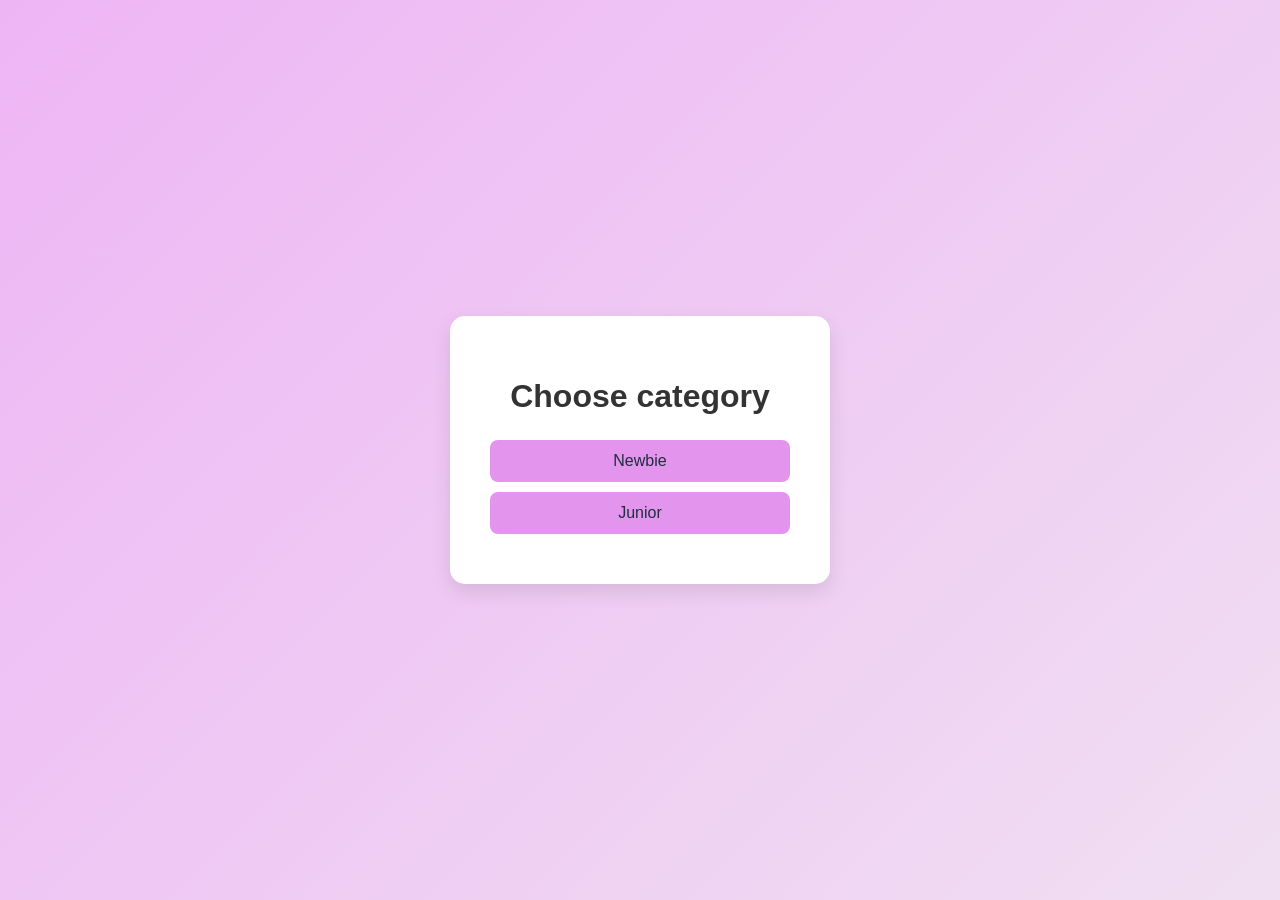
<file: index.html>
<!DOCTYPE html>
<html lang="pl">
<head>
    <meta charset="UTF-8">
    <title>Frontend tasks</title>
    <style>
        body {
            font-family: Arial, sans-serif;
            margin: 0;
            height: 100vh;
      	    background: linear-gradient(135deg, #eeb5f5, #f0dff2);
            display: flex;
            justify-content: center;
            align-items: center;
        }

        .container {
            background: #ffffff;
            padding: 40px;
            border-radius: 15px;
            box-shadow: 0 8px 20px rgba(0,0,0,0.1);
            text-align: center;
            width: 300px;
        }

        h1 {
            margin-bottom: 25px;
            color: #333;
        }

        .button {
            display: block;
            margin: 10px 0;
            padding: 12px;
            background: #e395ed;
            color: #1f2d3d;
            text-decoration: none;
            border-radius: 8px;
            transition: 0.2s;
        }

        .button:hover {
            background: #c085c7;
        }
    </style>
</head>
<body>

<div class="container">
    <h1>Choose category</h1>
    <a class="button" href="Newbie/index.html">Newbie</a>
    <a class="button" href="Junior/index.html">Junior</a>
</div>

</body>
</html>
</file>
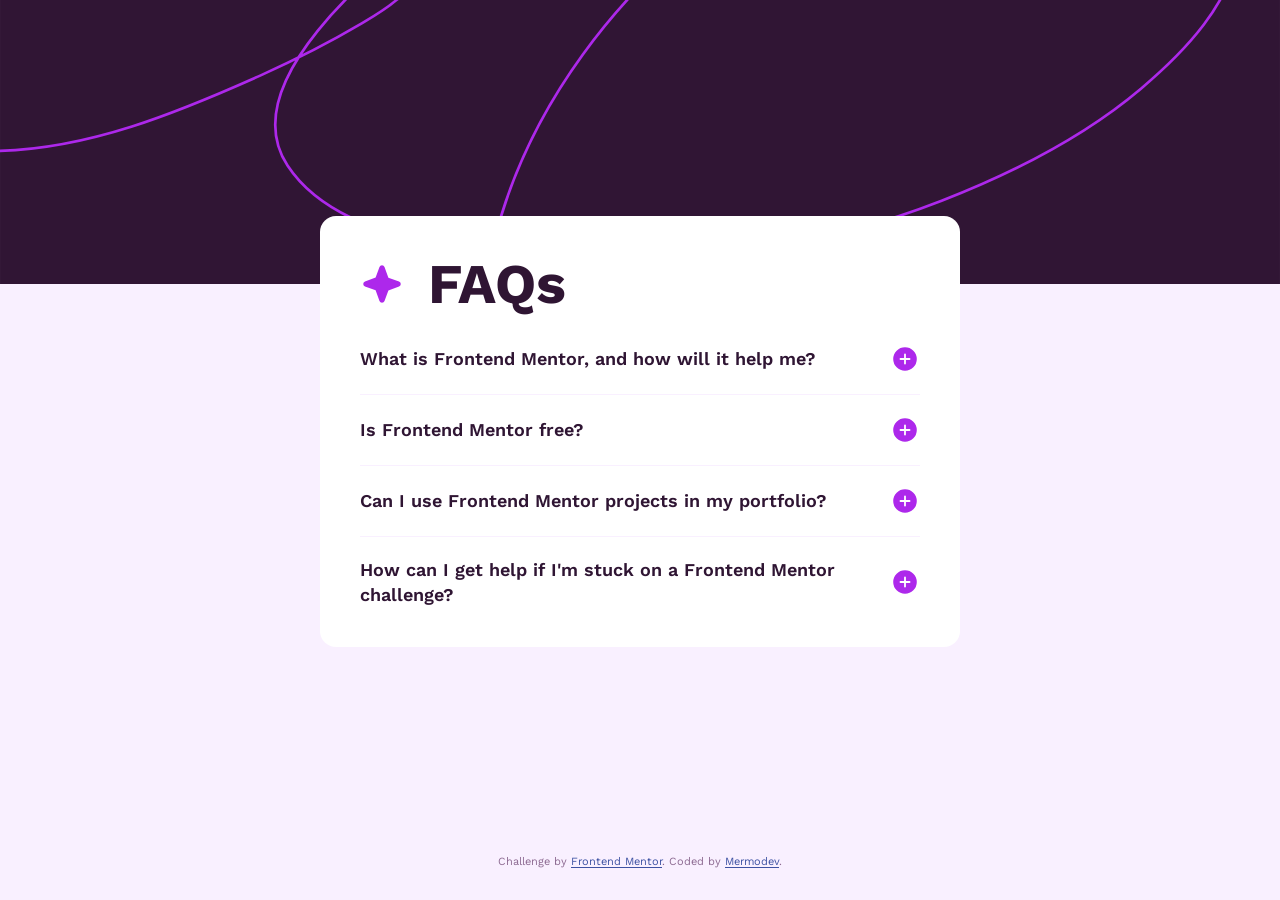
<file: FAQ-accordion/index.html>
<!DOCTYPE html>
<html lang="en">
<head>
  <meta charset="UTF-8">
  <meta name="viewport" content="width=device-width, initial-scale=1.0">

  <link rel="icon" type="image/png" sizes="32x32" href="./assets/images/favicon-32x32.png">
  <link rel="preconnect" href="https://fonts.googleapis.com">
  <link rel="preconnect" href="https://fonts.gstatic.com" crossorigin>
  <link href="https://fonts.googleapis.com/css2?family=Work+Sans:wght@400;600;700&display=swap" rel="stylesheet">
  <link rel="stylesheet" href="style.css">

  <title>Frontend Mentor | FAQ accordion</title>
</head>
<body>

  <main>
    <div class="card" role="main">
      <div class="card__content">
        <div class="card__header">
          <img src="./assets/images/icon-star.svg" alt="" aria-hidden="true" class="card__star">
          <h1 class="card__title">FAQs</h1>
        </div>

        <dl class="accordion">

          <div class="accordion__item">
            <dt>
              <button
                class="accordion__trigger"
                aria-expanded="false"
                aria-controls="faq-1"
                id="faq-btn-1"
              >
                What is Frontend Mentor, and how will it help me?
                <span class="accordion__icon" aria-hidden="true">
                  <img class="icon-plus" src="./assets/images/icon-plus.svg" alt="">
                  <img class="icon-minus" src="./assets/images/icon-minus.svg" alt="">
                </span>
              </button>
            </dt>
            <dd id="faq-1" role="region" aria-labelledby="faq-btn-1" class="accordion__panel" hidden>
              <p>Frontend Mentor offers realistic coding challenges to help developers improve their
              frontend coding skills with projects in HTML, CSS, and JavaScript. It's suitable for
              all levels and ideal for portfolio building.</p>
            </dd>
          </div>

          <div class="accordion__item">
            <dt>
              <button
                class="accordion__trigger"
                aria-expanded="false"
                aria-controls="faq-2"
                id="faq-btn-2"
              >
                Is Frontend Mentor free?
                <span class="accordion__icon" aria-hidden="true">
                  <img class="icon-plus" src="./assets/images/icon-plus.svg" alt="">
                  <img class="icon-minus" src="./assets/images/icon-minus.svg" alt="">
                </span>
              </button>
            </dt>
            <dd id="faq-2" role="region" aria-labelledby="faq-btn-2" class="accordion__panel" hidden>
              <p>Yes, Frontend Mentor offers both free and premium coding challenges, with the free
              option providing access to a range of projects suitable for all skill levels.</p>
            </dd>
          </div>

          <div class="accordion__item">
            <dt>
              <button
                class="accordion__trigger"
                aria-expanded="false"
                aria-controls="faq-3"
                id="faq-btn-3"
              >
                Can I use Frontend Mentor projects in my portfolio?
                <span class="accordion__icon" aria-hidden="true">
                  <img class="icon-plus" src="./assets/images/icon-plus.svg" alt="">
                  <img class="icon-minus" src="./assets/images/icon-minus.svg" alt="">
                </span>
              </button>
            </dt>
            <dd id="faq-3" role="region" aria-labelledby="faq-btn-3" class="accordion__panel" hidden>
              <p>Yes, you can use projects completed on Frontend Mentor in your portfolio. It's an excellent
              way to showcase your skills to potential employers!</p>
            </dd>
          </div>

          <div class="accordion__item">
            <dt>
              <button
                class="accordion__trigger"
                aria-expanded="false"
                aria-controls="faq-4"
                id="faq-btn-4"
              >
                How can I get help if I'm stuck on a Frontend Mentor challenge?
                <span class="accordion__icon" aria-hidden="true">
                  <img class="icon-plus" src="./assets/images/icon-plus.svg" alt="">
                  <img class="icon-minus" src="./assets/images/icon-minus.svg" alt="">
                </span>
              </button>
            </dt>
            <dd id="faq-4" role="region" aria-labelledby="faq-btn-4" class="accordion__panel" hidden>
              <p>The best place to get help is inside Frontend Mentor's Discord community. There's a help
              channel where you can ask questions and seek support from other community members.</p>
            </dd>
          </div>

        </dl>
      </div>
    </div>
  </main>

  <footer class="attribution">
    Challenge by <a href="https://www.frontendmentor.io?ref=challenge">Frontend Mentor</a>.
    Coded by <a href="#">Mermodev</a>.
  </footer>

  <script src="script.js"></script>
</body>
</html>
</file>
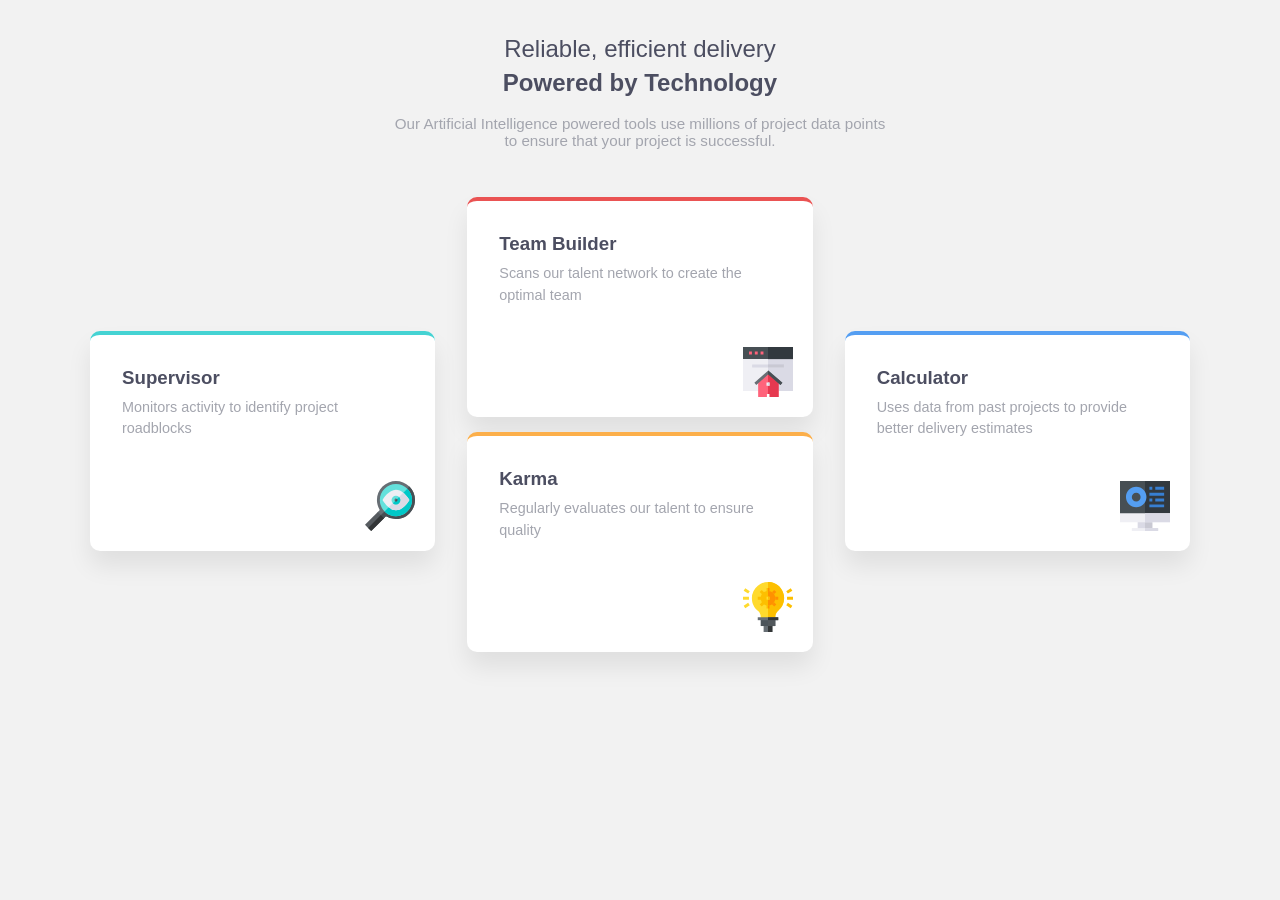
<file: Four-card-feature-section/index.html>
<!DOCTYPE html>
<html lang="en">
<head>
  <meta charset="UTF-8">
  <meta name="viewport" content="width=device-width, initial-scale=1.0">
  <title>Four Card Feature</title>
  <link rel="stylesheet" href="style.css">
</head>
<body>

  <section class="container">
    <header>
      <h1>
        Reliable, efficient delivery <br>
        <span>Powered by Technology</span>
      </h1>
      <p>
        Our Artificial Intelligence powered tools use millions of project data points
        to ensure that your project is successful.
      </p>
    </header>

    <div class="cards">

      <div class="card supervisor">
        <h3>Supervisor</h3>
        <p>Monitors activity to identify project roadblocks</p>
        <img src="images/icon-supervisor.svg" alt="">
      </div>

      <div class="middle">
        <div class="card team-builder">
          <h3>Team Builder</h3>
          <p>Scans our talent network to create the optimal team</p>
          <img src="images/icon-team-builder.svg" alt="">
        </div>

        <div class="card karma">
          <h3>Karma</h3>
          <p>Regularly evaluates our talent to ensure quality</p>
          <img src="images/icon-karma.svg" alt="">
        </div>
      </div>

      <div class="card calculator">
        <h3>Calculator</h3>
        <p>Uses data from past projects to provide better delivery estimates</p>
        <img src="images/icon-calculator.svg" alt="">
      </div>

    </div>
  </section>

</body>
</html>
</file>
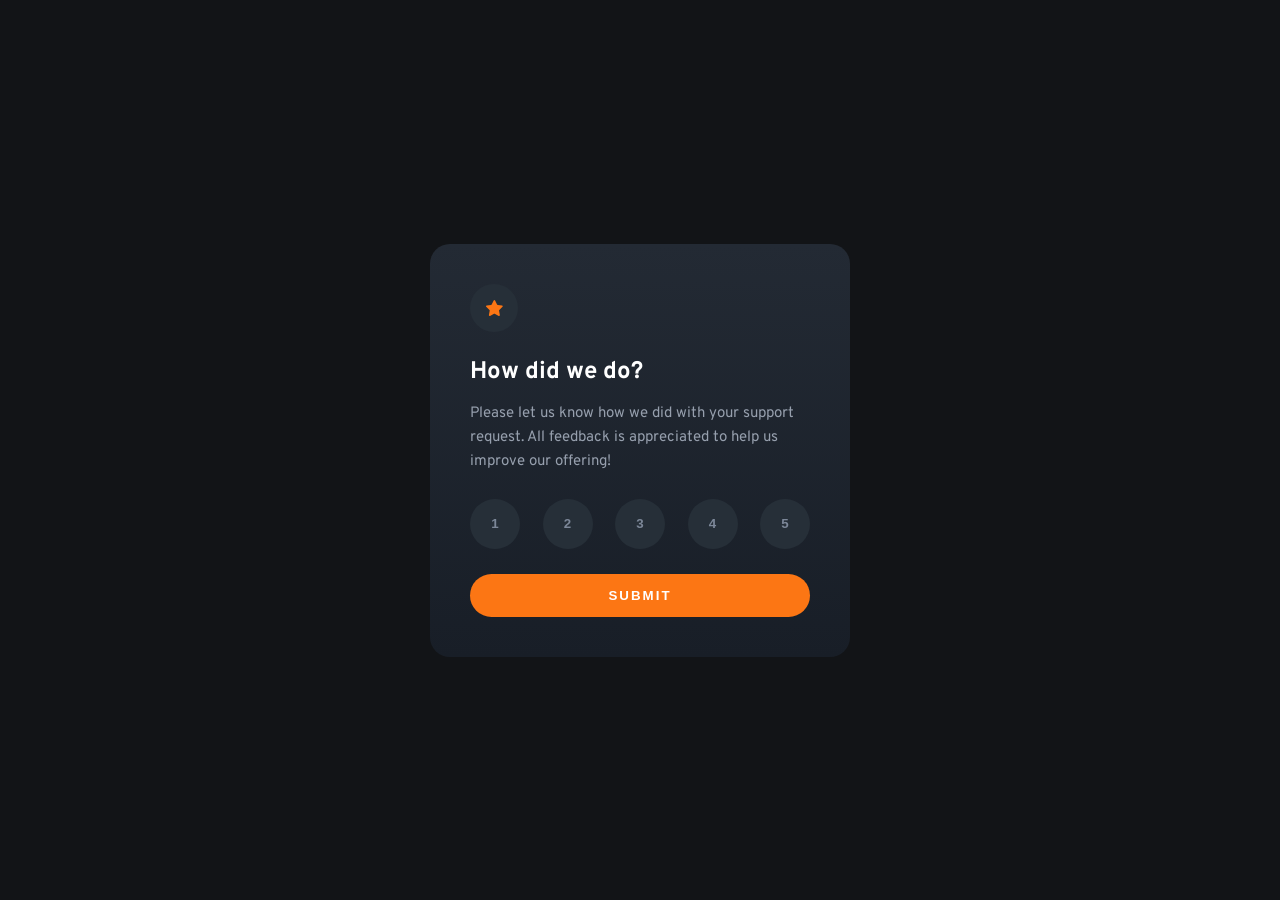
<file: Interactive-rating-component/index.html>
<!DOCTYPE html>
<html lang="en">
<head>
  <meta charset="UTF-8">
  <title>Interactive Rating</title>
  <link href="https://fonts.googleapis.com/css2?family=Overpass:wght@400;700&display=swap" rel="stylesheet">
  <link rel="stylesheet" href="style.css">
</head>
<body>

  <div class="card" id="rating-card">
    <div class="star">
      <img src="images/icon-star.svg" alt="star icon">
    </div>

    <h2>How did we do?</h2>
    <p>Please let us know how we did with your support request. All feedback is appreciated to help us improve our offering!</p>

    <div class="ratings">
      <button class="rating-btn">1</button>
      <button class="rating-btn">2</button>
      <button class="rating-btn">3</button>
      <button class="rating-btn">4</button>
      <button class="rating-btn">5</button>
    </div>

    <button class="submit-btn">SUBMIT</button>
  </div>

  <div class="card hidden center" id="thank-card">
    <img src="images/illustration-thank-you.svg" alt="thank you illustration" class="thank-img">

    <p class="selected-text" id="selected-text"></p>
    <h2>Thank you!</h2>
    <p>We appreciate you taking the time to give a rating. If you ever need more support don't hesitate to get in touch.</p>
  </div>

  <script src="script.js"></script>
</body>
</html>
</file>
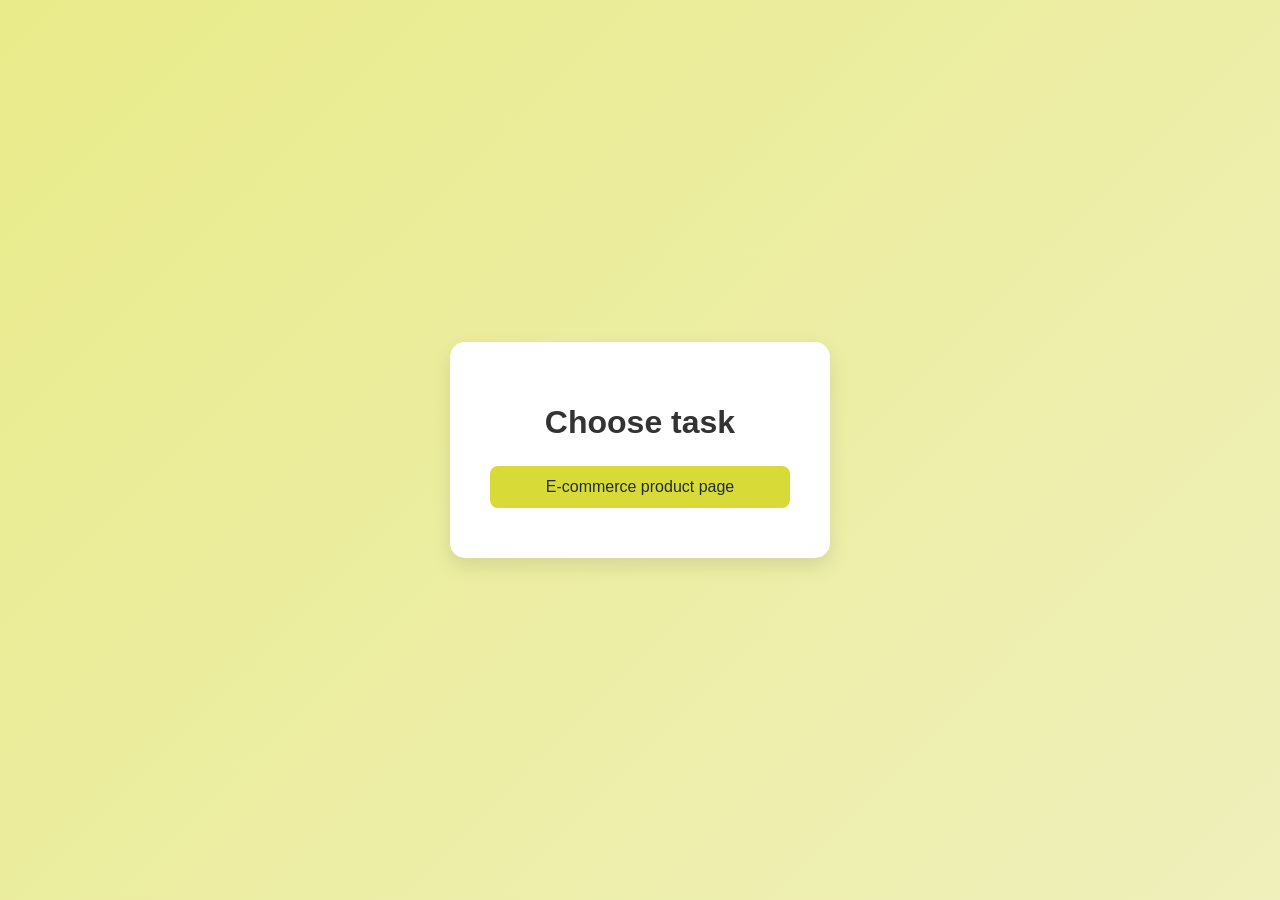
<file: Intermediate/index.html>
<!DOCTYPE html>
<html lang="pl">
<head>
    <meta charset="UTF-8">
    <title>Frontend tasks</title>
    <style>
        body {
            font-family: Arial, sans-serif;
            margin: 0;
            background: linear-gradient(135deg, #e9eb8a, #eff0bb);
            height: 100vh;
            display: flex;
            justify-content: center;
            align-items: center;
        }

        .container {
            background: #ffffff;
            padding: 40px;
            border-radius: 15px;
            box-shadow: 0 8px 20px rgba(0,0,0,0.1);
            text-align: center;
            width: 300px;
        }

        h1 {
            margin-bottom: 25px;
            color: #333;
        }

        .button {
            display: block;
            margin: 10px 0;
            padding: 12px;
            background: #d8db37;
            color: #1f2d3d;
            text-decoration: none;
            border-radius: 8px;
            transition: 0.2s;
        }

        .button:hover {
            background: #c6c918;
        }
    </style>
</head>
<body>

<div class="container">
    <h1>Choose task</h1>
    <a class="button" href="E-commerce-product-page/index.html">E-commerce product page</a>
</div>

</body>
</html>
</file>
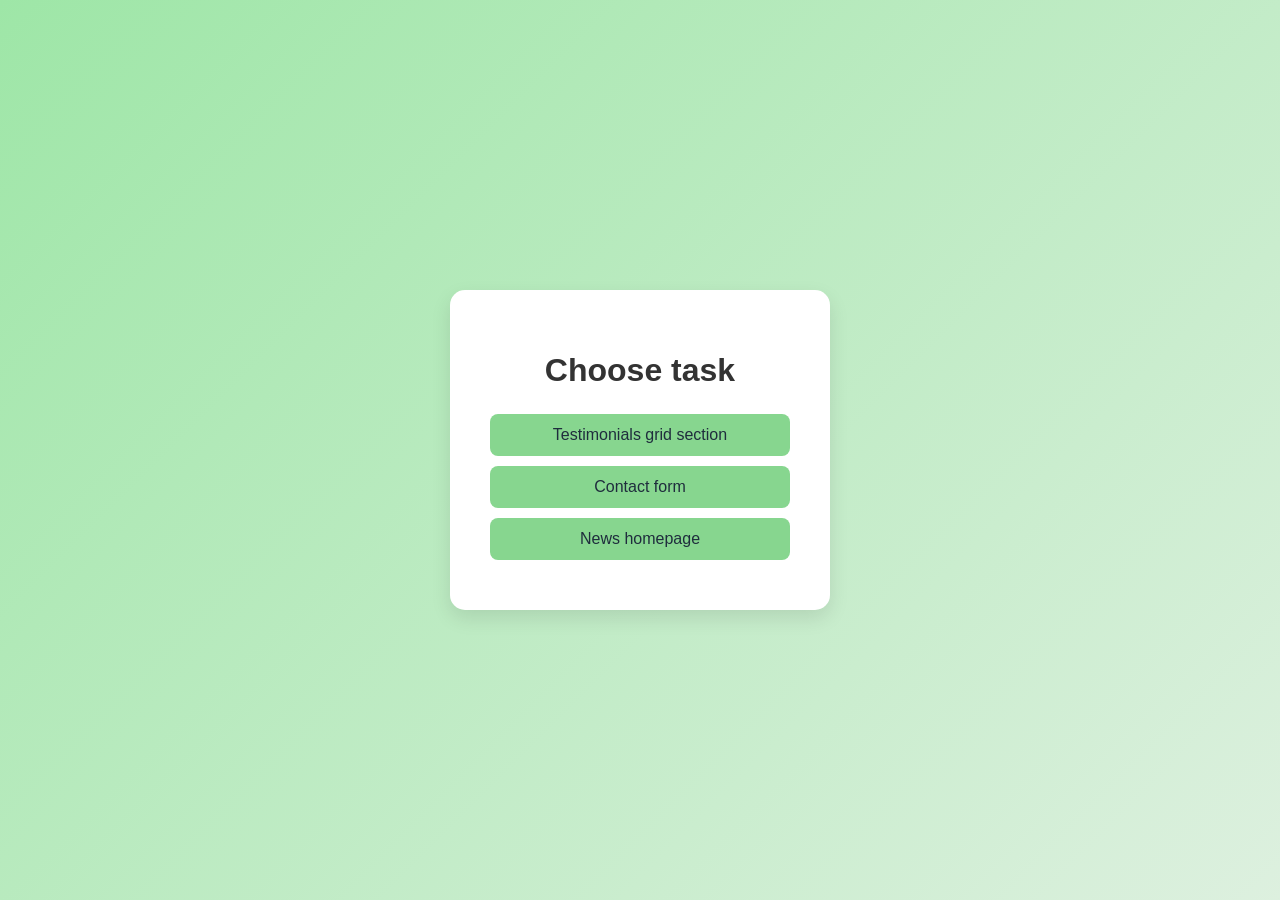
<file: Junior/index.html>
<!DOCTYPE html>
<html lang="pl">
<head>
    <meta charset="UTF-8">
    <title>Frontend tasks</title>
    <style>
        body {
            font-family: Arial, sans-serif;
            margin: 0;
            background: linear-gradient(135deg, #9ee6a7, #ddf0df);
            height: 100vh;
            display: flex;
            justify-content: center;
            align-items: center;
        }

        .container {
            background: #ffffff;
            padding: 40px;
            border-radius: 15px;
            box-shadow: 0 8px 20px rgba(0,0,0,0.1);
            text-align: center;
            width: 300px;
        }

        h1 {
            margin-bottom: 25px;
            color: #333;
        }

        .button {
            display: block;
            margin: 10px 0;
            padding: 12px;
            background: #87d68f;
            color: #1f2d3d;
            text-decoration: none;
            border-radius: 8px;
            transition: 0.2s;
        }

        .button:hover {
            background: #7dc785;
        }
    </style>
</head>
<body>

<div class="container">
    <h1>Choose task</h1>
    <a class="button" href="Testimonials-grid-section/index.html">Testimonials grid section</a>
    <a class="button" href="Contact-form/index.html">Contact form</a>
    <a class="button" href="News-homepage/index.html">News homepage</a>
</div>

</body>
</html>
</file>
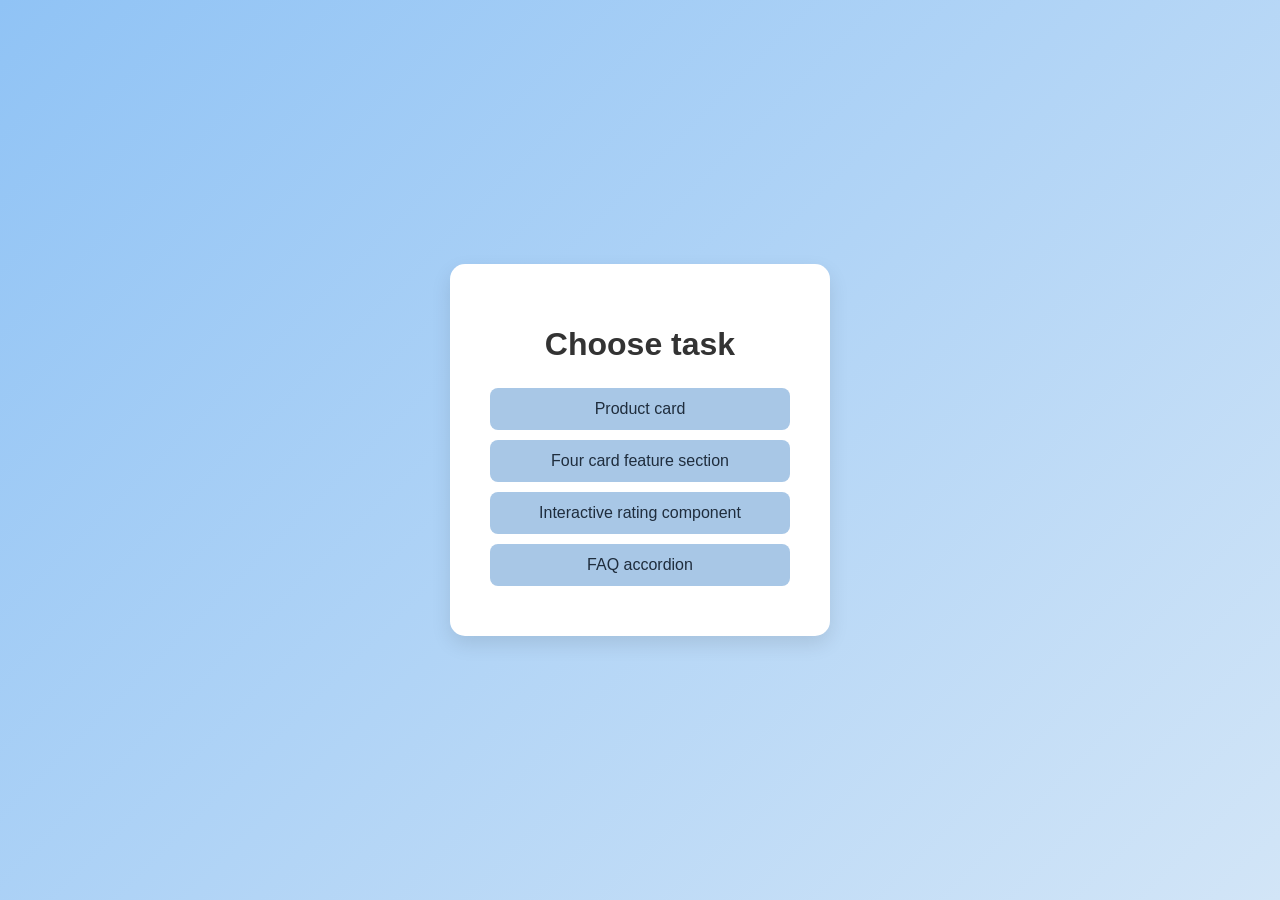
<file: Newbie/index.html>
<!DOCTYPE html>
<html lang="pl">
<head>
    <meta charset="UTF-8">
    <title>Frontend tasks</title>
    <style>
        body {
            font-family: Arial, sans-serif;
            background: linear-gradient(135deg, #90c3f5, #d2e5f7); 
            margin: 0;
            height: 100vh;
            display: flex;
            justify-content: center;
            align-items: center;
        }

        .container {
            background: #ffffff;
            padding: 40px;
            border-radius: 15px;
            box-shadow: 0 8px 20px rgba(0,0,0,0.1);
            text-align: center;
            width: 300px;
        }

        h1 {
            margin-bottom: 25px;
            color: #333;
        }

        .button {
            display: block;
            margin: 10px 0;
            padding: 12px;
            background: #a8c7e6;
            color: #1f2d3d;
            text-decoration: none;
            border-radius: 8px;
            transition: 0.2s;
        }

        .button:hover {
            background: #8fb6db;
        }
    </style>
</head>
<body>

<div class="container">
    <h1>Choose task</h1>
    <a class="button" href="Product-card/index.html">Product card</a>
    <a class="button" href="Four-card-feature-section/index.html">Four card feature section</a>
    <a class="button" href="Interactive-rating-component/index.html">Interactive rating component</a>
    <a class="button" href="FAQ-accordion/index.html">FAQ accordion</a>
</div>

</body>
</html>
</file>
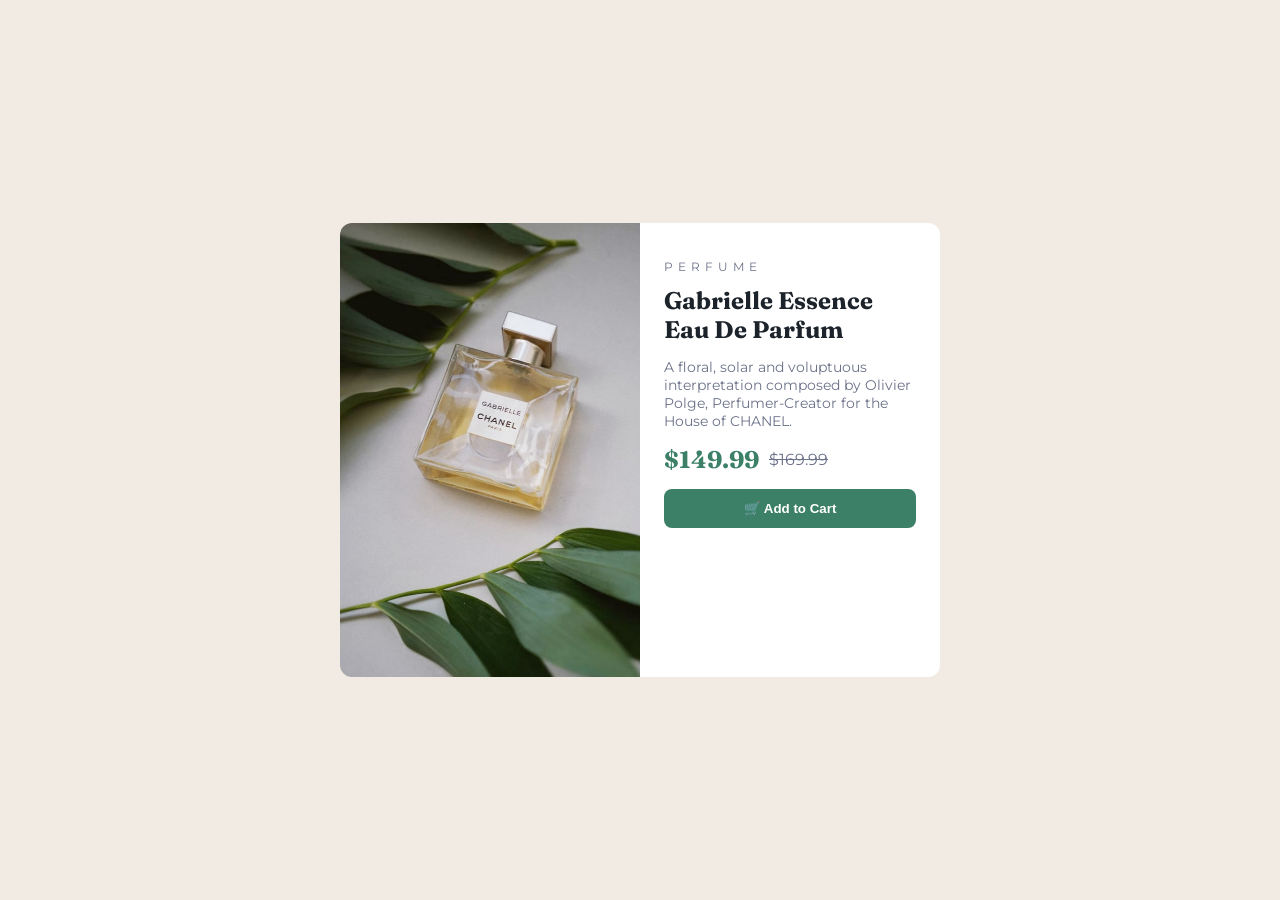
<file: Product-card/index.html>
<!-- index.html -->
<!DOCTYPE html>
<html lang="en">
<head>
  <meta charset="UTF-8">
  <meta name="viewport" content="width=device-width, initial-scale=1.0">
  <title>Product Card</title>
  <link href="https://fonts.googleapis.com/css2?family=Montserrat:wght@500;700&family=Fraunces:wght@700&display=swap" rel="stylesheet">
  <link rel="stylesheet" href="style.css">
</head>
<body>
  <div class="card">
    <div class="card-image">
      <img src="image-product-desktop.jpg" alt="Gabrielle Essence Eau De Parfum">
    </div>

    <div class="card-content">
      <p class="category">PERFUME</p>
      <h1>Gabrielle Essence Eau De Parfum</h1>
      <p class="description">
        A floral, solar and voluptuous interpretation composed by Olivier Polge, 
        Perfumer-Creator for the House of CHANEL.
      </p>

      <div class="price">
        <span class="new-price">$149.99</span>
        <span class="old-price">$169.99</span>
      </div>

      <button class="btn">
        🛒 Add to Cart
      </button>
    </div>
  </div>
</body>
</html>
</file>
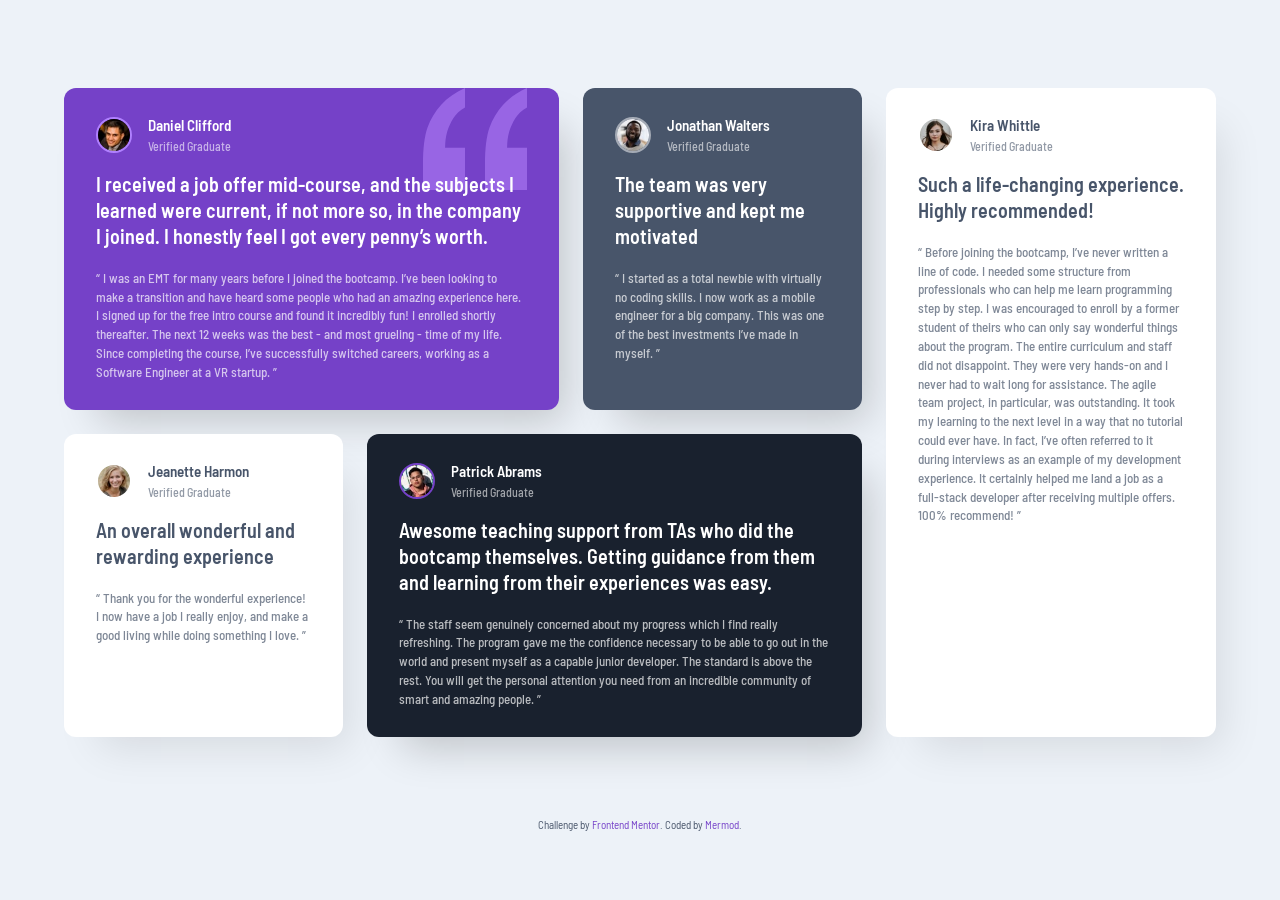
<file: Testimonials-grid-section/index.html>
<!DOCTYPE html>
<html lang="en">
<head>
  <meta charset="UTF-8">
  <meta name="viewport" content="width=device-width, initial-scale=1.0">

  <link rel="stylesheet" href="style.css">
  <link rel="icon" type="image/png" sizes="32x32" href="./images/favicon-32x32.png">

  <title>Frontend Mentor | Testimonials Grid</title>
</head>

<body>
  <div id="BoxGrid">
    <section class="BoundingSection" id="LeftBigBox">
      <section class="BoundingSection" id="SmallTopBox">
        <article class="PersonArticle" id="DanielClifford">
          <img id="BigAhhQuotationMarkInTheBackground" src="bg-pattern-quotation.svg" alt="">
          <div class="Credentials">
            <img class="UserProfile" src="image-daniel.jpg" alt="Daniel Clifford">
            <div class="TextContainer">
              <h2 class="NameSurname">Daniel Clifford</h2>
              <p class="Title">Verified Graduate</p>
            </div>
          </div>
          <h1 class="ArticleTitle">
            I received a job offer mid-course, and the subjects I learned were current, if not more so, 
            in the company I joined. I honestly feel I got every penny’s worth.
          </h1>
          <p class="ArticleText">
            “ I was an EMT for many years before I joined the bootcamp. I’ve been looking to make a 
            transition and have heard some people who had an amazing experience here. I signed up 
            for the free intro course and found it incredibly fun! I enrolled shortly thereafter. 
            The next 12 weeks was the best - and most grueling - time of my life. Since completing 
            the course, I’ve successfully switched careers, working as a Software Engineer at a VR startup. ”
          </p>
        </article>
        <article class="PersonArticle" id="JonathanWalters">
          <div class="Credentials">
            <img class="UserProfile" src="image-jonathan.jpg" alt="Jonathan Walters">
            <div class="TextContainer">
              <h2 class="NameSurname">Jonathan Walters</h2>
              <p class="Title">Verified Graduate</p>
            </div>
          </div>
          <h1 class="ArticleTitle">
            The team was very supportive and kept me motivated
          </h1>
          <p class="ArticleText">
            “ I started as a total newbie with virtually no coding skills. I now work as a mobile engineer 
            for a big company. This was one of the best investments I’ve made in myself. ”
          </p>
        </article>
      </section>
      <section class="BoundingSection" id="SmallBottomBox">
        <article class="PersonArticle" id="JeanetteHarmon">
          <div class="Credentials">
            <img class="UserProfile" src="image-jeanette.jpg" alt="Jeanette Harmon">
            <div class="TextContainer">
              <h2 class="NameSurname">Jeanette Harmon</h2>
              <p class="Title">Verified Graduate</p>
            </div>
          </div>
          <h1 class="ArticleTitle">
            An overall wonderful and rewarding experience
          </h1>
          <p class="ArticleText">
            “ Thank you for the wonderful experience! I now have a job I really enjoy, and make a good living 
            while doing something I love. ”
          </p>
        </article>
        <article class="PersonArticle" id="PatrickAbrams">
          <div class="Credentials">
            <img class="UserProfile" src="image-patrick.jpg" alt="Patrick Abrams">
            <div class="TextContainer">
              <h2 class="NameSurname">Patrick Abrams</h2>
              <p class="Title">Verified Graduate</p>
            </div>
          </div>
          <h1 class="ArticleTitle">
            Awesome teaching support from TAs who did the bootcamp themselves. Getting guidance from them and 
            learning from their experiences was easy.
          </h1>
          <p class="ArticleText">
            “ The staff seem genuinely concerned about my progress which I find really refreshing. The program 
            gave me the confidence necessary to be able to go out in the world and present myself as a capable 
            junior developer. The standard is above the rest. You will get the personal attention you need from 
            an incredible community of smart and amazing people. ”
          </p>
        </article>
      </section>
    </section>
    <article class="PersonArticle" id="KiraWhittle">
      <div class="Credentials">
        <img class="UserProfile" src="image-kira.jpg" alt="Kira Whittle">
        <div class="TextContainer">
          <h2 class="NameSurname">Kira Whittle</h2>
          <p class="Title">Verified Graduate</p>
        </div>
      </div>
      <h1 class="ArticleTitle">
        Such a life-changing experience. Highly recommended!
      </h1>
      <p class="ArticleText">
        “ Before joining the bootcamp, I’ve never written a line of code. I needed some structure from 
        professionals who can help me learn programming step by step. I was encouraged to enroll by a former 
        student of theirs who can only say wonderful things about the program. The entire curriculum and staff 
        did not disappoint. They were very hands-on and I never had to wait long for assistance. The agile team 
        project, in particular, was outstanding. It took my learning to the next level in a way that no tutorial 
        could ever have. In fact, I’ve often referred to it during interviews as an example of my development 
        experience. It certainly helped me land a job as a full-stack developer after receiving multiple offers. 
        100% recommend! ”
      </p>
    </article>
  </div>
  <footer class="attribution">
    Challenge by <a href="https://www.frontendmentor.io?ref=challenge">Frontend Mentor</a>. 
    Coded by <a href="#">Mermod</a>.
  </footer>
</body>
</html>
</file>
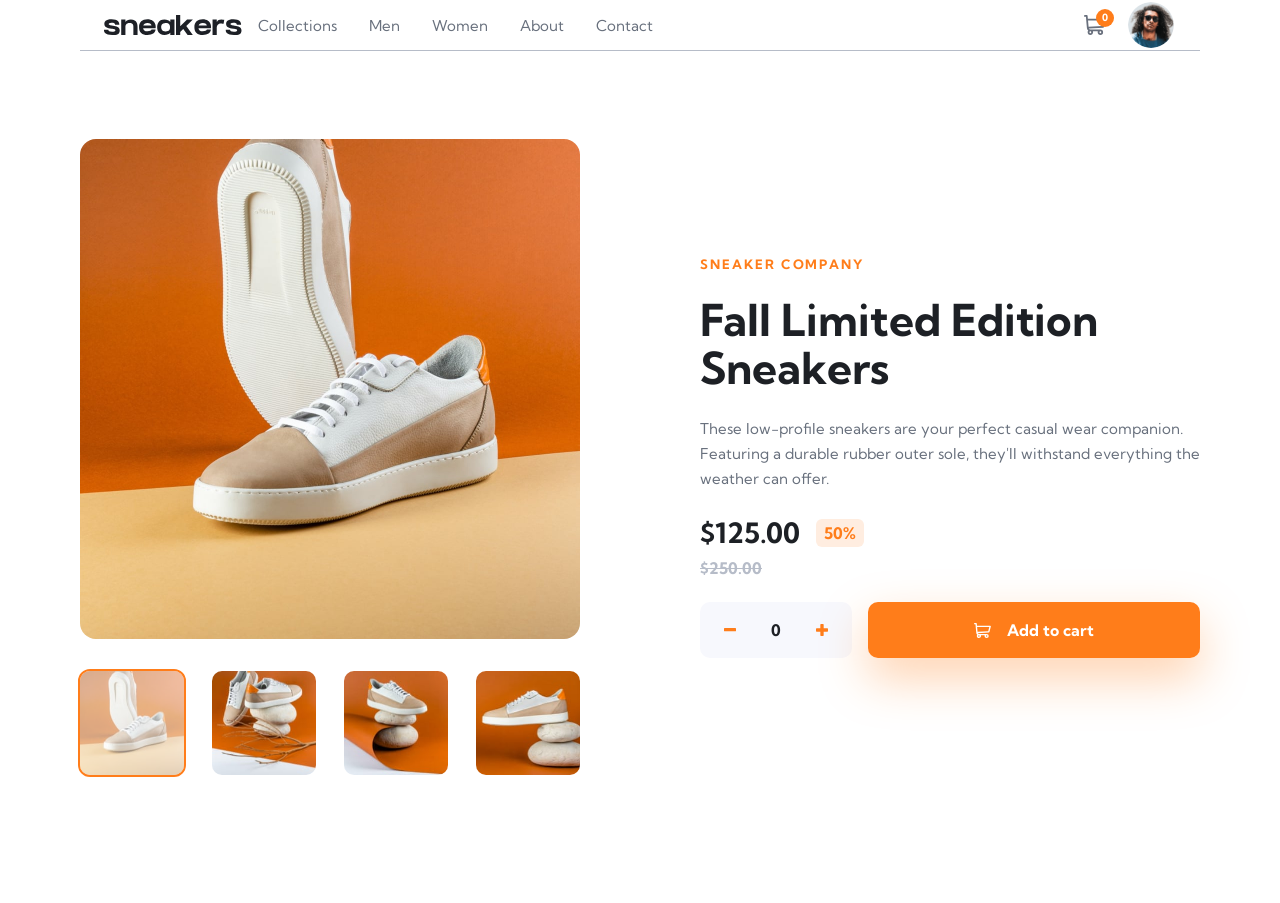
<file: Intermediate/E-commerce-product-page/index.html>
<!DOCTYPE html>
<html lang="en">
  <head>
    <meta charset="UTF-8" />
    <meta name="viewport" content="width=device-width, initial-scale=1.0" />
    <title>Frontend Mentor | E-commerce product page</title>
    <link rel="icon" type="image/png" sizes="32x32" href="./assets/images/favicon-32x32.png" />
    <link rel="preconnect" href="https://fonts.googleapis.com" />
    <link rel="preconnect" href="https://fonts.gstatic.com" crossorigin />
    <link href="https://fonts.googleapis.com/css2?family=Kumbh+Sans:wght@400;700&display=swap" rel="stylesheet" />
    <link rel="stylesheet" href="./css/style.css" />
  </head>
  <body>

    <!-- MOBILE NAV OVERLAY -->
    <div class="nav-overlay" id="nav-overlay"></div>

    <!-- HEADER -->
    <header class="header">
      <div class="header__inner">

        <div class="header__left">
          <button type="button" class="hamburger" id="hamburger" aria-label="Open menu" aria-expanded="false" aria-controls="nav">
            <img src="./assets/images/icon-menu.svg" alt="" aria-hidden="true" />
          </button>

          <a href="#" class="logo" aria-label="Sneakers home">
            <img src="./assets/images/logo.svg" alt="sneakers" />
          </a>

          <nav class="nav" id="nav" aria-label="Main navigation">
            <button type="button" class="nav__close" id="nav-close" aria-label="Close menu">
              <img src="./assets/images/icon-close.svg" alt="" aria-hidden="true" />
            </button>
            <ul class="nav__list">
              <li><a href="#" class="nav__link">Collections</a></li>
              <li><a href="#" class="nav__link">Men</a></li>
              <li><a href="#" class="nav__link">Women</a></li>
              <li><a href="#" class="nav__link">About</a></li>
              <li><a href="#" class="nav__link">Contact</a></li>
            </ul>
          </nav>
        </div>

        <div class="header__right">
          <button type="button" class="cart-btn" id="cart-btn" aria-label="Cart" aria-expanded="false" aria-controls="cart-dropdown">
            <img src="./assets/images/icon-cart.svg" alt="" aria-hidden="true" />
            <span class="cart-btn__badge" id="cart-badge" hidden>0</span>
          </button>

          <button type="button" class="avatar-btn" aria-label="User account">
            <img src="./assets/images/image-avatar.png" alt="User avatar" class="avatar-btn__img" />
          </button>
        </div>

      </div>

      <!-- CART DROPDOWN -->
      <div class="cart-dropdown" id="cart-dropdown" hidden>
        <div class="cart-dropdown__header">
          <h2 class="cart-dropdown__title">Cart</h2>
        </div>
        <div class="cart-dropdown__body" id="cart-body">
          <p class="cart-dropdown__empty">Your cart is empty.</p>
        </div>
      </div>
    </header>

    <!-- LIGHTBOX OVERLAY -->
    <div class="lightbox" id="lightbox" hidden aria-modal="true" role="dialog" aria-label="Image lightbox">
      <button type="button" class="lightbox__close" id="lightbox-close" aria-label="Close lightbox">
        <img src="./assets/images/icon-close.svg" alt="" aria-hidden="true" />
      </button>

      <div class="lightbox__content">
        <button type="button" class="lightbox__btn lightbox__btn--prev" id="lb-prev" aria-label="Previous image">
          <img src="./assets/images/icon-previous.svg" alt="" aria-hidden="true" />
        </button>

        <div class="lightbox__main-img-wrap">
          <img src="./assets/images/image-product-1.jpg" alt="Fall Limited Edition Sneakers — front view" class="lightbox__main-img" id="lightbox-main-img" />
        </div>

        <button type="button" class="lightbox__btn lightbox__btn--next" id="lb-next" aria-label="Next image">
          <img src="./assets/images/icon-next.svg" alt="" aria-hidden="true" />
        </button>
      </div>

      <div class="lightbox__thumbs" id="lightbox-thumbs">
        <!-- filled by JS -->
      </div>
    </div>

    <!-- MAIN CONTENT -->
    <main class="main">
      <div class="product">

        <!-- PRODUCT GALLERY -->
        <section class="gallery" aria-label="Product gallery">
          <div class="gallery__main-wrap">
            <button type="button" class="gallery__btn gallery__btn--prev" id="gallery-prev" aria-label="Previous image">
              <img src="./assets/images/icon-previous.svg" alt="" aria-hidden="true" />
            </button>

            <img
              src="./assets/images/image-product-1.jpg"
              alt="Fall Limited Edition Sneakers — front view"
              class="gallery__main-img"
              id="gallery-main-img"
            />

            <button type="button" class="gallery__btn gallery__btn--next" id="gallery-next" aria-label="Next image">
              <img src="./assets/images/icon-next.svg" alt="" aria-hidden="true" />
            </button>
          </div>

          <div class="gallery__thumbs" id="gallery-thumbs">
            <!-- filled by JS -->
          </div>
        </section>

        <!-- PRODUCT INFO -->
        <section class="product-info" aria-label="Product information">
          <p class="product-info__brand">Sneaker Company</p>
          <h1 class="product-info__title">Fall Limited Edition Sneakers</h1>
          <p class="product-info__desc">
            These low-profile sneakers are your perfect casual wear companion.
            Featuring a durable rubber outer sole, they'll withstand everything
            the weather can offer.
          </p>

          <div class="product-info__pricing">
            <div class="product-info__price-main">
              <span class="product-info__price">$125.00</span>
              <span class="product-info__discount">50%</span>
            </div>
            <span class="product-info__price-original">$250.00</span>
          </div>

          <div class="product-info__actions">
            <div class="quantity-control" role="group" aria-labelledby="qty-label">
              <span id="qty-label" class="sr-only">Quantity</span>
              <button type="button" class="quantity-control__btn" id="qty-dec" aria-label="Decrease quantity">
                <img src="./assets/images/icon-minus.svg" alt="" aria-hidden="true" />
              </button>
              <span class="quantity-control__value" id="qty-value" aria-live="polite">0</span>
              <button type="button" class="quantity-control__btn" id="qty-inc" aria-label="Increase quantity">
                <img src="./assets/images/icon-plus.svg" alt="" aria-hidden="true" />
              </button>
            </div>

            <button type="button" class="add-to-cart-btn" id="add-to-cart">
              <img src="./assets/images/icon-cart.svg" alt="" aria-hidden="true" class="add-to-cart-btn__icon" />
              Add to cart
            </button>
          </div>
        </section>

      </div>
    </main>

    <script src="./js/data.js"></script>
    <script src="./js/gallery.js"></script>
    <script src="./js/cart.js"></script>
    <script src="./js/nav.js"></script>
  </body>
</html>
</file>
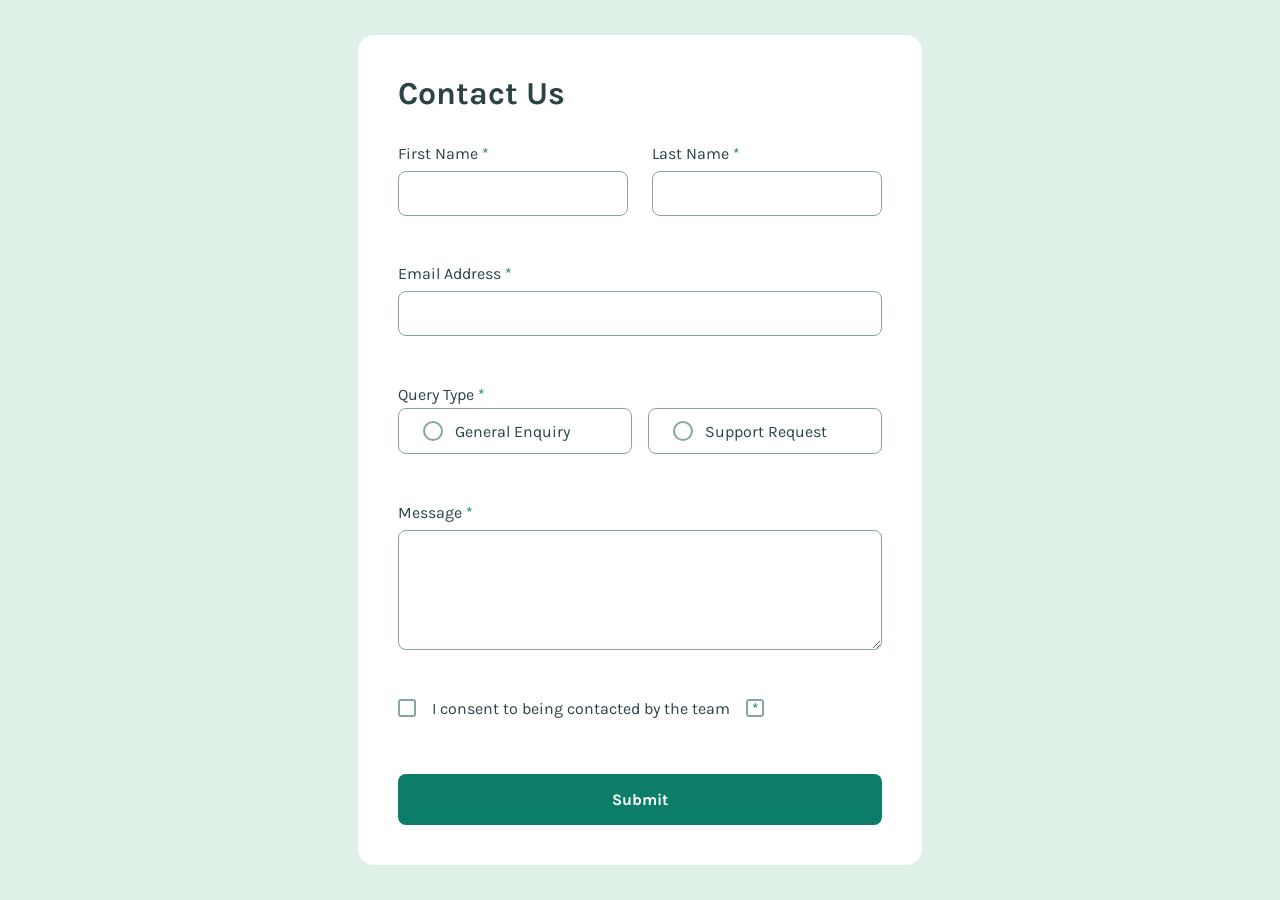
<file: Junior/Contact-form/index.html>
<!DOCTYPE html>
<html lang="en">
<head>
<meta charset="UTF-8">
<meta name="viewport" content="width=device-width, initial-scale=1.0">
<link href="https://fonts.googleapis.com/css2?family=Karla:wght@400;700&display=swap" rel="stylesheet">
<link rel="stylesheet" href="style.css">
<script src="script.js" defer></script>
<title>Contact Form</title>
</head>
<body>
<aside id="toast" role="alert" aria-live="assertive" aria-atomic="true" hidden>
  <header>
    <img src="images/icon-success-check.svg" alt="">
    <strong>Message Sent!</strong>
  </header>
  <p>Thanks for completing the form. We'll be in touch soon!</p>
</aside>
<main>
  <article>
    <h1>Contact Us</h1>
    <form novalidate>
      <section class="row">
        <p>
          <label for="fname">First Name <span aria-hidden="true">*</span></label>
          <input type="text" id="fname" name="fname" autocomplete="given-name" aria-required="true" aria-describedby="e-fname">
          <strong id="e-fname" role="alert" aria-live="polite"></strong>
        </p>
        <p>
          <label for="lname">Last Name <span aria-hidden="true">*</span></label>
          <input type="text" id="lname" name="lname" autocomplete="family-name" aria-required="true" aria-describedby="e-lname">
          <strong id="e-lname" role="alert" aria-live="polite"></strong>
        </p>
      </section>
      <p>
        <label for="email">Email Address <span aria-hidden="true">*</span></label>
        <input type="email" id="email" name="email" autocomplete="email" aria-required="true" aria-describedby="e-email">
        <strong id="e-email" role="alert" aria-live="polite"></strong>
      </p>
      <fieldset>
        <legend>Query Type <span aria-hidden="true">*</span></legend>
        <section class="radios">
          <label>
            <input type="radio" name="qtype" value="general" aria-required="true">
            <span></span>
            General Enquiry
          </label>
          <label>
            <input type="radio" name="qtype" value="support" aria-required="true">
            <span></span>
            Support Request
          </label>
        </section>
        <strong id="e-qtype" role="alert" aria-live="polite"></strong>
      </fieldset>
      <p>
        <label for="msg">Message <span aria-hidden="true">*</span></label>
        <textarea id="msg" name="msg" rows="4" aria-required="true" aria-describedby="e-msg"></textarea>
        <strong id="e-msg" role="alert" aria-live="polite"></strong>
      </p>
      <p class="check">
        <label>
          <input type="checkbox" id="consent" name="consent" aria-required="true" aria-describedby="e-consent">
          <span></span>
          I consent to being contacted by the team <span aria-hidden="true">*</span>
        </label>
        <strong id="e-consent" role="alert" aria-live="polite"></strong>
      </p>
      <button type="submit">Submit</button>
    </form>
  </article>
</main>
</body>
</html>
</file>
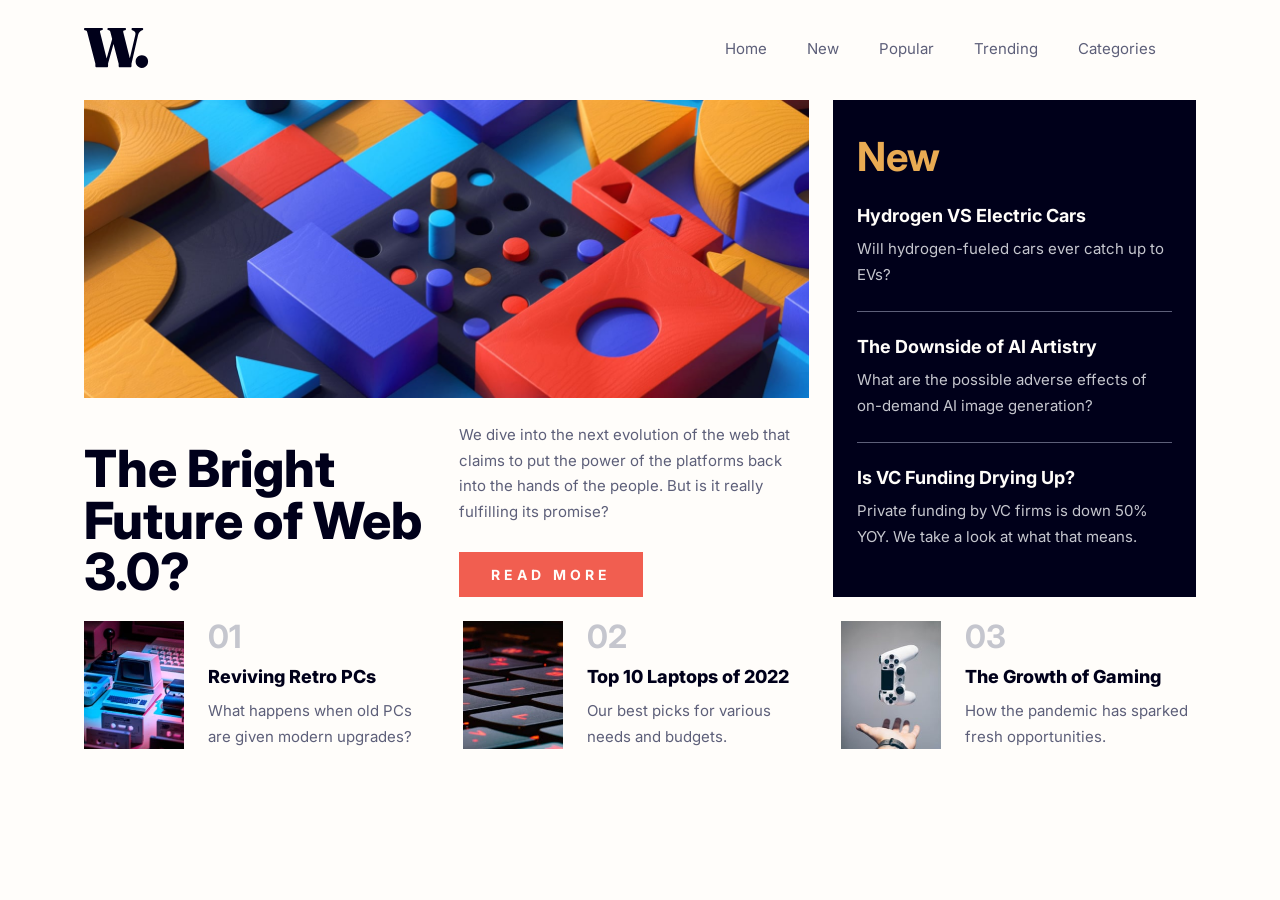
<file: Junior/News-homepage/index.html>
<!DOCTYPE html>
<html lang="en">
<head>
<meta charset="UTF-8">
<meta name="viewport" content="width=device-width, initial-scale=1.0">
<link rel="icon" type="image/png" sizes="32x32" href="assets/images/favicon-32x32.png">
<link href="https://fonts.googleapis.com/css2?family=Inter:wght@400;700;800&display=swap" rel="stylesheet">
<link rel="stylesheet" href="style.css">
<title>Frontend Mentor | News homepage</title>
</head>
<body>
<div id="overlay" aria-hidden="true"></div>

<header>
  <nav aria-label="Main">
    <a href="#" aria-label="Homepage">
      <img src="assets/images/logo.svg" alt="W." width="65" height="40">
    </a>
    <ul id="nav-menu">
      <li><a href="#">Home</a></li>
      <li><a href="#">New</a></li>
      <li><a href="#">Popular</a></li>
      <li><a href="#">Trending</a></li>
      <li><a href="#">Categories</a></li>
      <li>
        <button type = "button" id="nav-close" aria-label="Close menu" aria-expanded="true">
          <img src="assets/images/icon-menu-close.svg" alt="" aria-hidden="true">
        </button>
      </li>
    </ul>
    <button type="button" id="nav-toggle" aria-label="Open menu" aria-expanded="false" aria-controls="nav-menu">
      <img src="assets/images/icon-menu.svg" alt="" aria-hidden="true">
    </button>
  </nav>
</header>

<main>
  <section class="grid">

    <figure class="hero-img">
      <picture>
        <source media="(min-width: 768px)" srcset="assets/images/image-web-3-desktop.jpg">
        <img src="assets/images/image-web-3-mobile.jpg" alt="Abstract representation of Web 3.0">
      </picture>
    </figure>

    <article class="hero-text">
      <h1>The Bright Future of Web 3.0?</h1>
      <p>We dive into the next evolution of the web that claims to put the power of the platforms back into the hands of the people. But is it really fulfilling its promise?</p>
      <a href="#" class="btn">Read more</a>
    </article>

    <section class="new">
      <h2>New</h2>
      <article>
        <h3><a href="#">Hydrogen VS Electric Cars</a></h3>
        <p>Will hydrogen-fueled cars ever catch up to EVs?</p>
      </article>
      <hr>
      <article>
        <h3><a href="#">The Downside of AI Artistry</a></h3>
        <p>What are the possible adverse effects of on-demand AI image generation?</p>
      </article>
      <hr>
      <article>
        <h3><a href="#">Is VC Funding Drying Up?</a></h3>
        <p>Private funding by VC firms is down 50% YOY. We take a look at what that means.</p>
      </article>
    </section>

    <ul class="ranked" id="tost">
      <li>
        <img src="assets/images/image-retro-pcs.jpg" alt="Retro PC setup">
        <article>
          <span aria-hidden="true">01</span>
          <h3><a href="#">Reviving Retro PCs</a></h3>
          <p>What happens when old PCs are given modern upgrades?</p>
        </article>
      </li>
      <li>
        <img src="assets/images/image-top-laptops.jpg" alt="Modern laptop on desk">
        <article>
          <span aria-hidden="true">02</span>
          <h3><a href="#">Top 10 Laptops of 2022</a></h3>
          <p>Our best picks for various needs and budgets.</p>
        </article>
      </li>
      <li>
        <img src="assets/images/image-gaming-growth.jpg" alt="Gaming controller">
        <article>
          <span aria-hidden="true">03</span>
          <h3><a href="#">The Growth of Gaming</a></h3>
          <p>How the pandemic has sparked fresh opportunities.</p>
        </article>
      </li>
    </ul>

  </section>
</main>

<script src="script.js"></script>
</body>
</html>
</file>
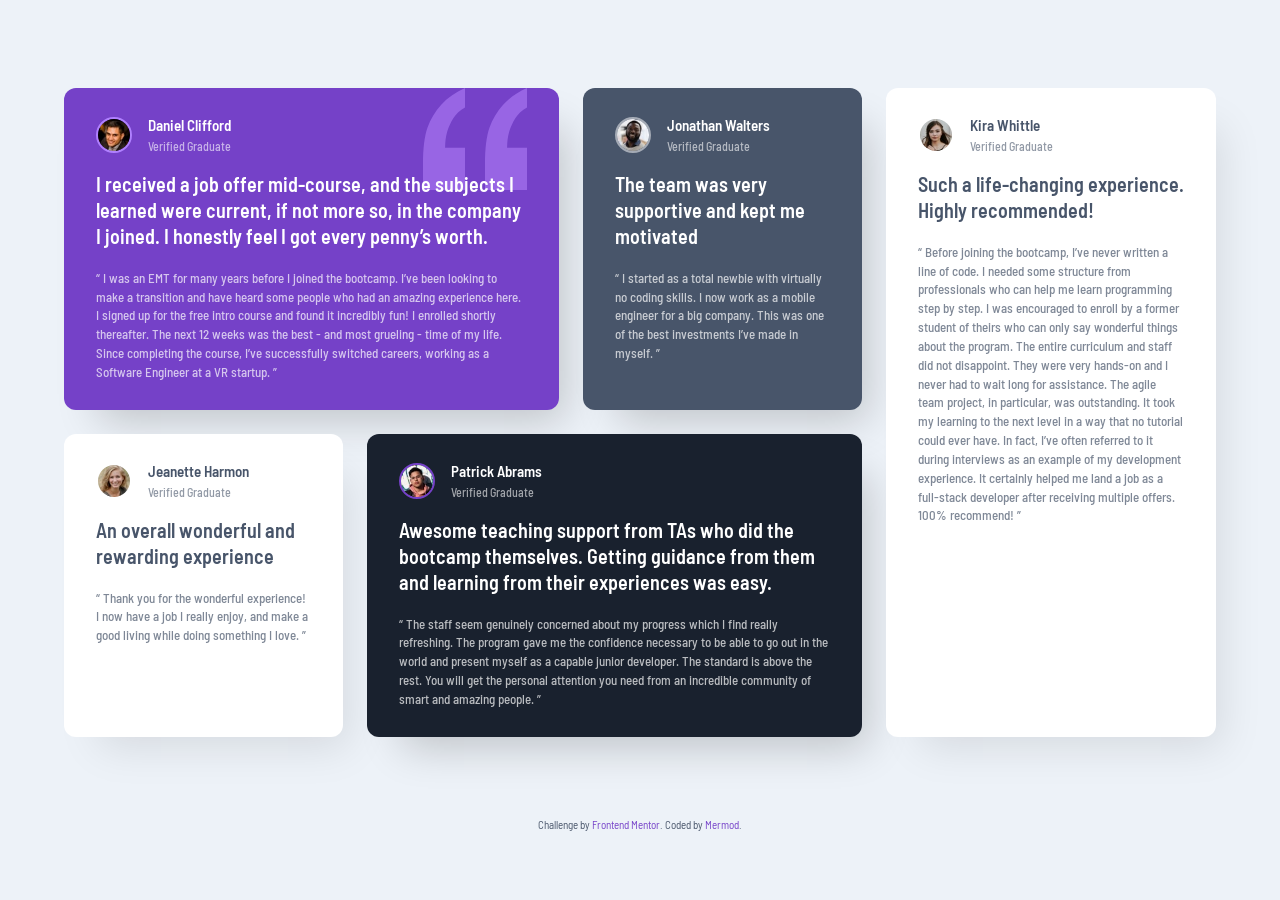
<file: Junior/Testimonials-grid-section/index.html>
<!DOCTYPE html>
<html lang="en">
<head>
  <meta charset="UTF-8">
  <meta name="viewport" content="width=device-width, initial-scale=1.0">

  <link rel="stylesheet" href="style.css">
  <link rel="icon" type="image/png" sizes="32x32" href="./images/favicon-32x32.png">

  <title>Frontend Mentor | Testimonials Grid</title>
</head>

<body>
  <div id="BoxGrid">
    <section class="BoundingSection" id="LeftBigBox">
      <section class="BoundingSection" id="SmallTopBox">
        <article class="PersonArticle" id="DanielClifford">
          <img id="BigAhhQuotationMarkInTheBackground" src="images/bg-pattern-quotation.svg" alt="">
          <div class="Credentials">
            <img class="UserProfile" src="images/image-daniel.jpg" alt="Daniel Clifford">
            <div class="TextContainer">
              <h2 class="NameSurname">Daniel Clifford</h2>
              <p class="Title">Verified Graduate</p>
            </div>
          </div>
          <h1 class="ArticleTitle">
            I received a job offer mid-course, and the subjects I learned were current, if not more so, 
            in the company I joined. I honestly feel I got every penny’s worth.
          </h1>
          <p class="ArticleText">
            “ I was an EMT for many years before I joined the bootcamp. I’ve been looking to make a 
            transition and have heard some people who had an amazing experience here. I signed up 
            for the free intro course and found it incredibly fun! I enrolled shortly thereafter. 
            The next 12 weeks was the best - and most grueling - time of my life. Since completing 
            the course, I’ve successfully switched careers, working as a Software Engineer at a VR startup. ”
          </p>
        </article>
        <article class="PersonArticle" id="JonathanWalters">
          <div class="Credentials">
            <img class="UserProfile" src="images/image-jonathan.jpg" alt="Jonathan Walters">
            <div class="TextContainer">
              <h2 class="NameSurname">Jonathan Walters</h2>
              <p class="Title">Verified Graduate</p>
            </div>
          </div>
          <h1 class="ArticleTitle">
            The team was very supportive and kept me motivated
          </h1>
          <p class="ArticleText">
            “ I started as a total newbie with virtually no coding skills. I now work as a mobile engineer 
            for a big company. This was one of the best investments I’ve made in myself. ”
          </p>
        </article>
      </section>
      <section class="BoundingSection" id="SmallBottomBox">
        <article class="PersonArticle" id="JeanetteHarmon">
          <div class="Credentials">
            <img class="UserProfile" src="images/image-jeanette.jpg" alt="Jeanette Harmon">
            <div class="TextContainer">
              <h2 class="NameSurname">Jeanette Harmon</h2>
              <p class="Title">Verified Graduate</p>
            </div>
          </div>
          <h1 class="ArticleTitle">
            An overall wonderful and rewarding experience
          </h1>
          <p class="ArticleText">
            “ Thank you for the wonderful experience! I now have a job I really enjoy, and make a good living 
            while doing something I love. ”
          </p>
        </article>
        <article class="PersonArticle" id="PatrickAbrams">
          <div class="Credentials">
            <img class="UserProfile" src="images/image-patrick.jpg" alt="Patrick Abrams">
            <div class="TextContainer">
              <h2 class="NameSurname">Patrick Abrams</h2>
              <p class="Title">Verified Graduate</p>
            </div>
          </div>
          <h1 class="ArticleTitle">
            Awesome teaching support from TAs who did the bootcamp themselves. Getting guidance from them and 
            learning from their experiences was easy.
          </h1>
          <p class="ArticleText">
            “ The staff seem genuinely concerned about my progress which I find really refreshing. The program 
            gave me the confidence necessary to be able to go out in the world and present myself as a capable 
            junior developer. The standard is above the rest. You will get the personal attention you need from 
            an incredible community of smart and amazing people. ”
          </p>
        </article>
      </section>
    </section>
    <article class="PersonArticle" id="KiraWhittle">
      <div class="Credentials">
        <img class="UserProfile" src="images/image-kira.jpg" alt="Kira Whittle">
        <div class="TextContainer">
          <h2 class="NameSurname">Kira Whittle</h2>
          <p class="Title">Verified Graduate</p>
        </div>
      </div>
      <h1 class="ArticleTitle">
        Such a life-changing experience. Highly recommended!
      </h1>
      <p class="ArticleText">
        “ Before joining the bootcamp, I’ve never written a line of code. I needed some structure from 
        professionals who can help me learn programming step by step. I was encouraged to enroll by a former 
        student of theirs who can only say wonderful things about the program. The entire curriculum and staff 
        did not disappoint. They were very hands-on and I never had to wait long for assistance. The agile team 
        project, in particular, was outstanding. It took my learning to the next level in a way that no tutorial 
        could ever have. In fact, I’ve often referred to it during interviews as an example of my development 
        experience. It certainly helped me land a job as a full-stack developer after receiving multiple offers. 
        100% recommend! ”
      </p>
    </article>
  </div>
  <footer class="attribution">
    Challenge by <a href="https://www.frontendmentor.io?ref=challenge">Frontend Mentor</a>. 
    Coded by <a href="#">Mermod</a>.
  </footer>
</body>
</html>
</file>
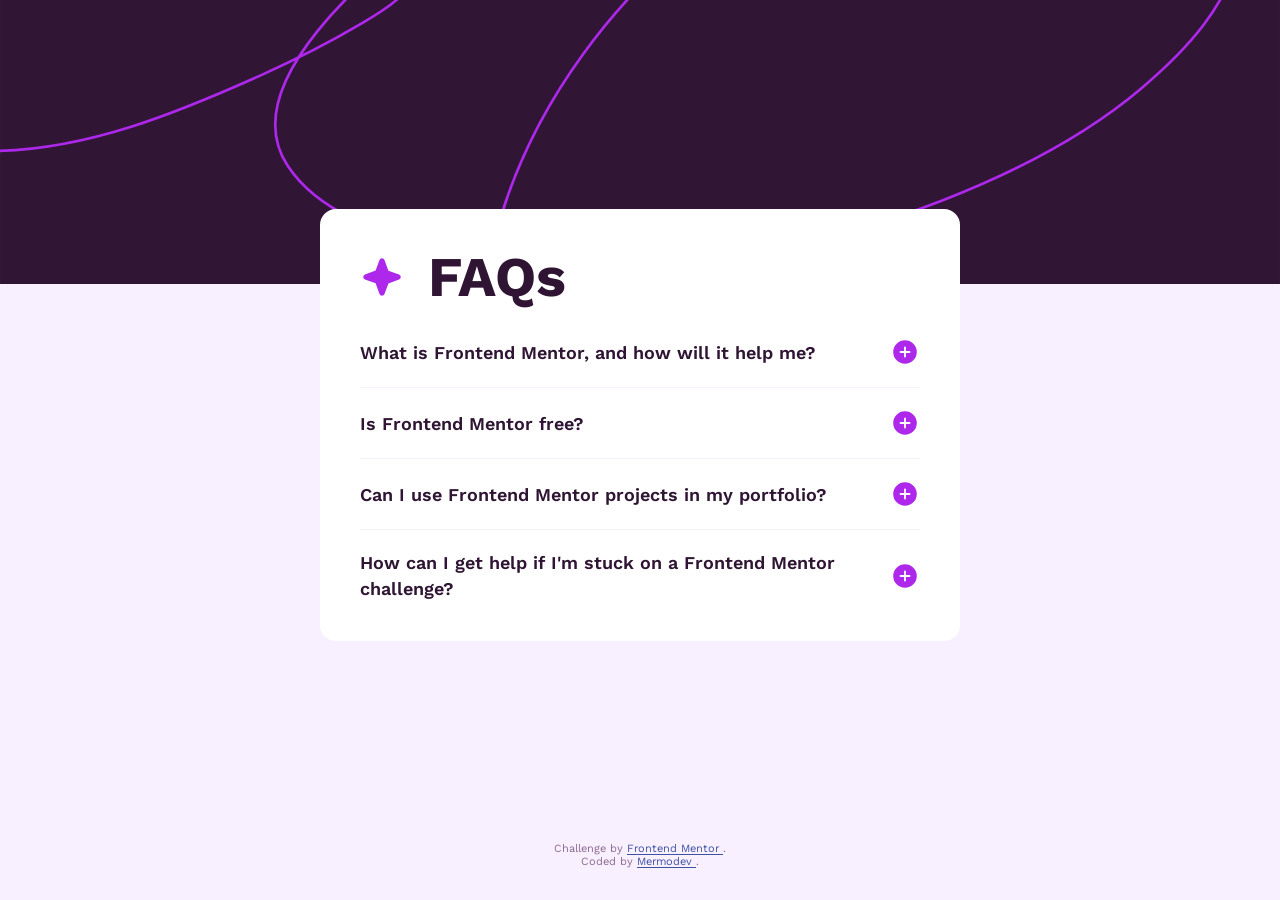
<file: Newbie/FAQ-accordion/index.html>
<!DOCTYPE html>
<html lang="en">
<head>
  <meta charset="UTF-8" />
  <meta name="viewport" content="width=device-width, initial-scale=1.0" />

  <!-- Main title -->
  <title>Frontend Mentor | FAQ Accordion</title>

  <!-- Favicon -->
  <link
    rel="icon"
    type="image/png"
    sizes="32x32"
    href="./assets/images/favicon-32x32.png"
  />

  <!-- Google Fonts -->
  <link rel="preconnect" href="https://fonts.googleapis.com" />
  <link rel="preconnect" href="https://fonts.gstatic.com" crossorigin />

  <link
    href="https://fonts.googleapis.com/css2?family=Work+Sans:wght@400;600;700&display=swap"
    rel="stylesheet"
  />

  <!-- Stylesheet -->
  <link rel="stylesheet" href="style.css" />
</head>

<body>
  <main>
    <section class="card" aria-labelledby="faq-heading">
      <div class="card__content">

        <!-- Header -->
        <header class="card__header">
          <img
            src="./assets/images/icon-star.svg"
            alt=""
            aria-hidden="true"
            class="card__star"
          />

          <h1 id="faq-heading" class="card__title">
            FAQs
          </h1>
        </header>

        <!-- Accordion -->
        <dl class="accordion">

          <!-- Item 1 -->
          <div class="accordion__item">
            <dt>
              <button
                type="button"
                class="accordion__trigger"
                aria-expanded="false"
                aria-controls="faq-1"
                id="faq-btn-1"
              >
                What is Frontend Mentor, and how will it help me?

                <span class="accordion__icon" aria-hidden="true">
                  <img
                    class="icon-plus"
                    src="./assets/images/icon-plus.svg"
                    alt=""
                  />

                  <img
                    class="icon-minus"
                    src="./assets/images/icon-minus.svg"
                    alt=""
                  />
                </span>
              </button>
            </dt>

            <dd
              id="faq-1"
              class="accordion__panel"
              aria-labelledby="faq-btn-1"
              hidden
            >
              <section>
                <p>
                  Frontend Mentor offers realistic coding challenges to help
                  developers improve their frontend coding skills with projects
                  in HTML, CSS, and JavaScript. It's suitable for all levels
                  and ideal for portfolio building.
                </p>
              </section>
            </dd>
          </div>

          <!-- Item 2 -->
          <div class="accordion__item">
            <dt>
              <button
                type="button"
                class="accordion__trigger"
                aria-expanded="false"
                aria-controls="faq-2"
                id="faq-btn-2"
              >
                Is Frontend Mentor free?

                <span class="accordion__icon" aria-hidden="true">
                  <img
                    class="icon-plus"
                    src="./assets/images/icon-plus.svg"
                    alt=""
                  />

                  <img
                    class="icon-minus"
                    src="./assets/images/icon-minus.svg"
                    alt=""
                  />
                </span>
              </button>
            </dt>

            <dd
              id="faq-2"
              class="accordion__panel"
              aria-labelledby="faq-btn-2"
              hidden
            >
              <section>
                <p>
                  Yes, Frontend Mentor offers both free and premium coding
                  challenges, with the free option providing access to a range
                  of projects suitable for all skill levels.
                </p>
              </section>
            </dd>
          </div>

          <!-- Item 3 -->
          <div class="accordion__item">
            <dt>
              <button
                type="button"
                class="accordion__trigger"
                aria-expanded="false"
                aria-controls="faq-3"
                id="faq-btn-3"
              >
                Can I use Frontend Mentor projects in my portfolio?

                <span class="accordion__icon" aria-hidden="true">
                  <img
                    class="icon-plus"
                    src="./assets/images/icon-plus.svg"
                    alt=""
                  />

                  <img
                    class="icon-minus"
                    src="./assets/images/icon-minus.svg"
                    alt=""
                  />
                </span>
              </button>
            </dt>

            <dd
              id="faq-3"
              class="accordion__panel"
              aria-labelledby="faq-btn-3"
              hidden
            >
              <section>
                <p>
                  Yes, you can use projects completed on Frontend Mentor in
                  your portfolio. It's an excellent way to showcase your skills
                  to potential employers!
                </p>
              </section>
            </dd>
          </div>

          <!-- Item 4 -->
          <div class="accordion__item">
            <dt>
              <button
                type="button"
                class="accordion__trigger"
                aria-expanded="false"
                aria-controls="faq-4"
                id="faq-btn-4"
              >
                How can I get help if I'm stuck on a Frontend Mentor challenge?

                <span class="accordion__icon" aria-hidden="true">
                  <img
                    class="icon-plus"
                    src="./assets/images/icon-plus.svg"
                    alt=""
                  />

                  <img
                    class="icon-minus"
                    src="./assets/images/icon-minus.svg"
                    alt=""
                  />
                </span>
              </button>
            </dt>

            <dd
              id="faq-4"
              class="accordion__panel"
              aria-labelledby="faq-btn-4"
              hidden
            >
              <section>
                <p>
                  The best place to get help is inside Frontend Mentor's Discord
                  community. There's a help channel where you can ask questions
                  and seek support from other community members.
                </p>
              </section>
            </dd>
          </div>

        </dl>
      </div>
    </section>
  </main>

  <!-- Footer -->
  <footer class="attribution">
    <p>
      Challenge by
      <a
        href="https://www.frontendmentor.io?ref=challenge"
        target="_blank"
        rel="noopener noreferrer"
      >
        Frontend Mentor
      </a>.
    </p>

    <p>
      Coded by
      <a href="#">
        Mermodev
      </a>.
    </p>
  </footer>

  <!-- Script -->
  <script src="script.js"></script>
</body>
</html>
</file>
<file: FAQ-accordion/style.css>
*, *::before, *::after {
  box-sizing: border-box;
  margin: 0;
  padding: 0;
}

:root {
  --color-white: hsl(0, 100%, 100%);
  --color-purple-100: hsl(275, 100%, 97%);
  --color-purple-600: hsl(292, 16%, 49%);
  --color-purple-950: hsl(292, 42%, 14%);

  --font-family: 'Work Sans', sans-serif;
  --font-size-body: 1rem;        /* 16px */
  --font-size-question: 1rem;
  --font-size-title: 2rem;

  --transition-speed: 300ms;
}

body {
  font-family: var(--font-family);
  font-size: var(--font-size-body);
  background-color: var(--color-purple-100);
  background-image: url('./assets/images/background-pattern-mobile.svg');
  background-repeat: no-repeat;
  background-position: top center;
  background-size: 100% auto;
  min-height: 100vh;
  display: flex;
  flex-direction: column;
  align-items: center;
  justify-content: center;
  padding: 1.5rem;
}

main {
  width: 100%;
  display: flex;
  justify-content: center;
  flex: 1;
  align-items: center;
}

/* ===========================
   Card
   =========================== */
.card {
  background-color: var(--color-white);
  border-radius: 1rem;
  width: 100%;
  max-width: 37.5rem;
}

.card__content {
  position: relative;
  z-index: 1;
  padding: 2.5rem 1.5rem;
}

.card__header {
  display: flex;
  align-items: center;
  gap: 1.5rem;
  margin-bottom: 2rem;
}

.card__star {
  width: 2.5rem;
  height: 2.5rem;
  flex-shrink: 0;
}

.card__title {
  font-size: var(--font-size-title);
  font-weight: 700;
  color: var(--color-purple-950);
  line-height: 1;
}

/* ===========================
   Accordion
   =========================== */
.accordion {
  list-style: none;
}

.accordion__item {
  border-bottom: 1px solid var(--color-purple-100);
  padding: 1.25rem 0;
}

.accordion__item:first-child {
  padding-top: 0;
}

.accordion__item:last-child {
  border-bottom: none;
  padding-bottom: 0;
}

/* Trigger button */
.accordion__trigger {
  width: 100%;
  background: none;
  border: none;
  cursor: pointer;
  display: flex;
  align-items: center;
  justify-content: space-between;
  gap: 1.5rem;
  text-align: left;
  color: var(--color-purple-950);
  font-family: var(--font-family);
  font-size: var(--font-size-question);
  font-weight: 600;
  padding: 0;
  line-height: 1.4;
  transition: color var(--transition-speed) ease;
  border-radius: 0.25rem;
}

.accordion__trigger:hover,
.accordion__trigger:focus-visible {
  color: hsl(292, 100%, 40%);
}

.accordion__trigger:focus-visible {
  outline: 3px solid hsl(292, 100%, 40%);
  outline-offset: 4px;
}

.accordion__icon {
  flex-shrink: 0;
  width: 1.875rem;
  height: 1.875rem;
  position: relative;
  display: flex;
  align-items: center;
  justify-content: center;
}

.accordion__icon img {
  position: absolute;
  width: 100%;
  height: 100%;
  transition: opacity var(--transition-speed) ease, transform var(--transition-speed) ease;
}

.icon-plus  { opacity: 1; }
.icon-minus { opacity: 0; }

.accordion__trigger[aria-expanded="true"] .icon-plus  { opacity: 0; }
.accordion__trigger[aria-expanded="true"] .icon-minus { opacity: 1; }

.accordion__panel {
  overflow: hidden;
}

.accordion__panel[hidden] {
  display: none;
}

.accordion__panel p {
  color: var(--color-purple-600);
  line-height: 1.6;
  padding-top: 1.25rem;
}

@media (min-width: 600px) {
  body {
    background-image: url('./assets/images/background-pattern-desktop.svg');
    background-size: 100% auto;
  }

  .card {
    max-width: 40rem;
  }

  .card__content {
    padding: 2.5rem;
  }

  .card__title {
    font-size: 3.5rem;
  }

  :root {
    --font-size-question: 1.125rem;
  }

  .card__star {
    width: 2.75rem;
    height: 2.75rem;
  }
}

.attribution {
  font-size: 0.6875rem;
  text-align: center;
  padding: 1rem 0 0.5rem;
  color: var(--color-purple-600);
}

.attribution a {
  color: hsl(228, 45%, 44%);
  text-underline-offset: 2px;
}

.attribution a:focus-visible {
  outline: 2px solid hsl(228, 45%, 44%);
  outline-offset: 3px;
  border-radius: 2px;
}
</file>
<file: Four-card-feature-section/style.css>
* {
  margin: 0;
  padding: 0;
  box-sizing: border-box;
}

body {
  font-family: 'Poppins', sans-serif;
  background-color: #f2f2f2;
  display: flex;
  justify-content: center;
  padding: 2rem 1rem;
}

.container {
  max-width: 1100px;
  width: 100%;
  text-align: center;
}

.middle{
	display : flex;
	flex-direction : column;
	gap : 15px;
}

header h1 {
  font-weight: 200;
  color: #4c4e61;
  line-height: 1.4;
}

header h1 span {
  font-weight: 600;
}

header p {
  color: #a3a5ae;
  margin: 1rem auto 3rem;
  max-width: 500px;
  font-size: 0.95rem;
}

.cards {
  display: grid;
  grid-template-columns: repeat(3, 1fr);
  gap: 2rem;
  align-items: center;
}

.card {
  background: white;
  padding: 2rem;
  border-radius: 10px;
  text-align: left;
  box-shadow: 0 15px 25px rgba(0,0,0,0.08);
  position: relative;
  min-height: 220px;
}

.card h3 {
  color: #4c4e61;
  margin-bottom: 0.5rem;
}

.card p {
  color: #a3a5ae;
  font-size: 0.9rem;
  line-height: 1.5;
}

.card img {
  position: absolute;
  bottom: 20px;
  right: 20px;
  width: 50px;
}

.supervisor {
  border-top: 4px solid #45d3d3;
  grid-column: 1;
  grid-row: 1 / span 2;
}

.team-builder {
  border-top: 4px solid #ea5353;
  grid-column: 2;
  grid-row: 1;
}

.karma {
  border-top: 4px solid #fcaf4a;
  grid-column: 2;
  grid-row: 2;
}

.calculator {
  border-top: 4px solid #549ef2;
  grid-column: 3;
  grid-row: 1 / span 2;
}

@media (max-width: 768px) {
  .cards {
    grid-template-columns: 1fr;
  }

  .card {
    min-height: 30vw;
  }

  .supervisor,
  .team-builder,
  .karma,
  .calculator {
    grid-column: auto;
    grid-row: auto;
  }

  header h1 {
    font-size: 1.5rem;
  }

  header p {
    font-size: 0.9rem;
  }
}
</file>
<file: Interactive-rating-component/style.css>
/* reset */
* {
  box-sizing: border-box;
}

body {
  margin: 0;
  font-family: 'Overpass', Arial, sans-serif;
  background: #121417;
  color: white;

  display: flex;
  justify-content: center;
  align-items: center;

  min-height: 100vh;
  padding: 20px;
}

.card {
  background: linear-gradient(180deg, #232a34 0%, #181e27 100%);
  padding: clamp(24px, 5vw, 40px);
  border-radius: 20px;

  width: min(420px, 90vw);
}

.star {
  background: #262f38;
  width: 48px;
  height: 48px;
  display: flex;
  align-items: center;
  justify-content: center;
  border-radius: 50%;
  margin-bottom: 25px;
}

h2 {
  margin: 0 0 10px;
}

p {
  color: #969fad;
  font-size: 15px;
  line-height: 1.6;
}

.ratings {
  display: flex;
  justify-content: space-between;
  margin: 25px 0;
}

.rating-btn {
  width: 50px;
  height: 50px;
  border-radius: 50%;
  border: none;
  background: #262f38;
  color: #7c8798;
  cursor: pointer;
  font-weight: bold;
  transition: 0.2s;
}

.rating-btn:hover {
  background: #fc7614;
  color: white;
}

.rating-btn.active {
  background: #7c8798;
  color: white;
}

.submit-btn {
  width: 100%;
  padding: 14px;
  border: none;
  border-radius: 30px;
  background: #fc7614;
  color: white;
  cursor: pointer;
  letter-spacing: 2px;
  font-weight: bold;
  transition: 0.2s;
}

.submit-btn:hover {
  background: white;
  color: #fc7614;
}

.hidden {
  display: none !important;
}

.center {
  text-align: center;
}

#thank-card {
  display: flex;
  flex-direction: column;
  align-items: center;
}

.thank-img {
  width: 160px;
  margin-bottom: 20px;
}

.selected-text {
  background: #262f38;
  color: #fc7614;
  padding: 6px 18px;
  border-radius: 20px;
  margin-bottom: 20px;
  font-size: 14px;
}

@media (max-width: 400px) {
  .card {
    padding: 24px;
  }

  .rating-btn {
    width: 42px;
    height: 42px;
  }

  .thank-img {
    width: 130px;
  }
}
</file>
<file: Product-card/style.css>
body {
  font-family: 'Montserrat', sans-serif;
  background-color: hsl(30, 38%, 92%);
  display: flex;
  justify-content: center;
  align-items: center;
  height: 100vh;
  margin: 0;
}

.card {
  display: flex;
  max-width: 600px;
  background: hsl(0, 0%, 100%);
  border-radius: 12px;
  overflow: hidden;
}

.card-image img {
  width: 300px;
  height: 100%;
  object-fit: cover;
}

.card-content {
  padding: 24px;
}

.category {
  letter-spacing: 5px;
  color: hsl(228, 12%, 48%);
  font-size: 12px;
}

h1 {
  font-family: 'Fraunces', serif;
  font-size: 24px;
  margin: 10px 0;
  color: hsl(212, 21%, 14%);
}

.description {
  color: hsl(228, 12%, 48%);
  font-size: 14px;
}

.price {
  display: flex;
  align-items: center;
  gap: 10px;
  margin: 15px 0;
}

.new-price {
  color: hsl(158, 36%, 37%);
  font-size: 24px;
  font-weight: 700;
  font-family: 'Fraunces', serif;
}

.old-price {
  text-decoration: line-through;
  color: hsl(228, 12%, 48%);
}

.btn {
  width: 100%;
  padding: 12px;
  background: hsl(158, 36%, 37%);
  color: hsl(0, 0%, 100%);
  border: none;
  border-radius: 8px;
  cursor: pointer;
  font-weight: 700;
}

.btn:hover {
  background: hsl(158, 42%, 18%);
}

@media (max-width: 600px) {
  .card {
    flex-direction: column;
		margin : 10px;
  }
  .card-image img {
    width: 100%;
    height: auto;
  }
}
</file>
<file: Testimonials-grid-section/style.css>
@import url('https://fonts.googleapis.com/css2?family=Barlow+Semi+Condensed:wght@500;600&display=swap');

* {
  margin: 0;
  padding: 0;
  box-sizing: border-box;
}

body {
  background: #edf2f8;
  font-family: 'Barlow Semi Condensed', sans-serif;
  display: flex;
  flex-direction: column;
  align-items: center;
  justify-content: center;
  min-height: 100vh;
  line-height: 1.4;
}

#BoxGrid {
  max-width: 1200px;
  width: 90%;
  padding: 40px 0;
  margin: 0 auto;
  display: flex;
  gap: 24px;
}

.BoundingSection {
  display: flex;
  gap: 24px;
}

#LeftBigBox {
  flex-direction: column;
  flex: 3;
  gap: 24px;
}

.PersonArticle {
  border-radius: 12px;
  padding: 28px 32px;
  box-shadow: 20px 25px 40px -15px rgba(0,0,0,0.2);
  position: relative;
}

#DanielClifford {
  background-color: hsl(263, 55%, 52%);
  flex: 2;
  color: white;
}

#JonathanWalters {
  background-color: hsl(217, 19%, 35%);
  flex: 1;
  color: white;
}

#JeanetteHarmon {
  background-color: hsl(0, 0%, 100%);
  flex: 1;
  color: hsl(217, 19%, 35%);
  box-shadow: 20px 25px 40px -15px rgba(0,0,0,0.1);
}

#PatrickAbrams {
  background-color: hsl(219, 29%, 14%);
  flex: 2;
  color: white;
}

#KiraWhittle {
  background-color: hsl(0, 0%, 100%);
  flex: 1;
  color: hsl(217, 19%, 35%);
  box-shadow: 20px 25px 40px -15px rgba(0,0,0,0.1);
}


#BigAhhQuotationMarkInTheBackground {
  position: absolute;
  top: 0;
  right: 32px;
  z-index: 1;
  opacity: 0.7;
}

.Credentials {
  display: flex;
  align-items: center;
  gap: 16px;
  margin-bottom: 16px;
  position: relative;
  z-index: 2;
}


.Credentials .TextContainer {
  display: flex;
  flex-direction: column;
  gap: 4px;
}

.UserProfile {
  border-radius: 50%;
  width: 36px;
  height: 36px;
  border: 2px solid rgba(255,255,255,0.5);
  flex-shrink: 0;
}

#DanielClifford .UserProfile {
  border-color: hsl(263, 100%, 75%);
}

#PatrickAbrams .UserProfile {
  border-color: hsl(263, 55%, 52%);
}

.NameSurname {
  font-size: 15px;
  font-weight: 600;
  margin: 0;
  line-height: 1.2;
}

.Title {
  font-size: 12px;
  margin: 0;
  opacity: 0.6;
  font-weight: 500;
}

.ArticleTitle {
  font-size: 20px;
  font-weight: 600;
  margin: 16px 0 20px 0;
  line-height: 1.3;
  position: relative;
  z-index: 2;
}

.ArticleText {
  font-size: 13px;
  line-height: 1.45;
  opacity: 0.7;
  font-weight: 500;
  margin: 0;
  position: relative;
  z-index: 2;
}

#SmallTopBox, #SmallBottomBox {
  display: flex;
  gap: 24px;
}

.attribution {
  font-size: 11px;
  text-align: center;
  padding: 20px;
  margin-top: 20px;
  color: hsl(217, 19%, 35%);
}

.attribution a {
  color: hsl(263, 55%, 52%);
  text-decoration: none;
}

@media (max-width: 960px) {
  #BoxGrid {
    flex-direction: column;
    width: 95%;
  }
  
  .BoundingSection {
    flex-direction: column;
  }
  
  #SmallTopBox, #SmallBottomBox {
    flex-direction: column;
  }
  
  .PersonArticle {
    flex: auto !important;
  }
  
  #BigAhhQuotationMarkInTheBackground {
    right: 20px;
    width: 90px;
  }
}
</file>
<file: Intermediate/E-commerce-product-page/css/style.css>
/* ===========================
   RESET & BASE
   =========================== */
*, *::before, *::after {
  box-sizing: border-box;
  margin: 0;
  padding: 0;
}

:root {
  --orange: hsl(26, 100%, 55%);
  --pale-orange: hsl(25, 100%, 94%);

  --very-dark-blue: hsl(220, 13%, 13%);
  --dark-grayish-blue: hsl(219, 9%, 45%);
  --grayish-blue: hsl(220, 14%, 75%);
  --light-grayish-blue: hsl(223, 64%, 98%);
  --white: hsl(0, 0%, 100%);
  --black-transparent: hsla(0, 0%, 0%, 0.75);

  --font: 'Kumbh Sans', sans-serif;
  --fw-regular: 400;
  --fw-bold: 700;
}

html {
  font-family: var(--font);
  font-size: 16px;
  color: var(--very-dark-blue);
}

body {
  background-color: var(--white);
  min-height: 100vh;
}

img {
  display: block;
  max-width: 100%;
}

button {
  cursor: pointer;
  background: none;
  border: none;
  font-family: inherit;
}

ul {
  list-style: none;
}

a {
  text-decoration: none;
  color: inherit;
}

.sr-only {
  position: absolute;
  width: 1px;
  height: 1px;
  padding: 0;
  margin: -1px;
  overflow: hidden;
  clip: rect(0, 0, 0, 0);
  white-space: nowrap;
  border: 0;
}

/* ===========================
   HEADER
   =========================== */
.header {
  position: relative;
  z-index: 100;
}

.header__inner {
  display: flex;
  align-items: center;
  justify-content: space-between;
  padding: 1.25rem 1.5rem;
  border-bottom: 1px solid var(--grayish-blue);
}

.header__left {
  display: flex;
  align-items: center;
  gap: 1rem;
}

.header__right {
  display: flex;
  align-items: center;
  gap: 1.25rem;
}

/* Hamburger */
.hamburger {
  display: flex;
  align-items: center;
  justify-content: center;
}

.hamburger img {
  width: 1rem;
}

/* Logo */
.logo img {
  height: 1.25rem;
}

/* ===========================
   NAVIGATION
   =========================== */
.nav-overlay {
  display: none;
  position: fixed;
  inset: 0;
  background-color: var(--black-transparent);
  z-index: 200;
}

.nav-overlay.is-open {
  display: block;
}

.nav {
  position: fixed;
  top: 0;
  left: 0;
  bottom: 0;
  width: 16rem;
  background-color: var(--white);
  z-index: 300;
  padding: 1.5rem;
  transform: translateX(-100%);
  transition: transform 0.3s ease;
}

.nav.is-open {
  transform: translateX(0);
}

.nav__close {
  display: flex;
  align-items: center;
  justify-content: center;
  margin-bottom: 3rem;
}

.nav__close img {
  width: 0.875rem;
}

.nav__list {
  display: flex;
  flex-direction: column;
  gap: 1.25rem;
}

.nav__link {
  font-size: 1.125rem;
  font-weight: var(--fw-bold);
  color: var(--very-dark-blue);
  transition: color 0.2s;
}

.nav__link:hover {
  color: var(--orange);
}

/* Desktop nav */
@media (min-width: 64rem) {
  .hamburger {
    display: none;
  }

  .nav-overlay {
    display: none;
  }

  .nav {
    position: static;
    transform: none;
    width: auto;
    padding: 0;
    background: none;
    transition: none;
  }

  .nav__close {
    display: none;
  }

  .nav__list {
    flex-direction: row;
    gap: 2rem;
  }

  .nav__link {
    font-size: 0.9375rem;
    font-weight: var(--fw-regular);
    color: var(--dark-grayish-blue);
    position: relative;
    padding-bottom: 2.5rem;
  }

  .nav__link::after {
    content: '';
    position: absolute;
    bottom: -1px;
    left: 0;
    right: 0;
    height: 4px;
    background-color: var(--orange);
    transform: scaleX(0);
    transition: transform 0.2s;
  }

  .nav__link:hover {
    color: var(--very-dark-blue);
  }

  .nav__link:hover::after {
    transform: scaleX(1);
  }

  .header__inner {
    max-width: 70rem;
    margin: 0 auto;
    padding: 0 1.5rem;
  }
}

/* ===========================
   CART BUTTON
   =========================== */
.cart-btn {
  position: relative;
  display: flex;
  align-items: center;
  justify-content: center;
}

.cart-btn img {
  width: 1.375rem;
  transition: filter 0.2s;
}

.cart-btn:hover img {
  filter: brightness(0);
}

.cart-btn__badge {
  position: absolute;
  top: -0.4rem;
  right: -0.5rem;
  background-color: var(--orange);
  color: var(--white);
  font-size: 0.625rem;
  font-weight: var(--fw-bold);
  border-radius: 9999px;
  min-width: 1.125rem;
  height: 1.125rem;
  display: flex;
  align-items: center;
  justify-content: center;
  padding: 0 0.3rem;
  line-height: 1;
}

/* Avatar */
.avatar-btn {
  display: flex;
  align-items: center;
}

.avatar-btn__img {
  width: 1.75rem;
  height: 1.75rem;
  border-radius: 50%;
  border: 2px solid transparent;
  transition: border-color 0.2s;
}

.avatar-btn:hover .avatar-btn__img {
  border-color: var(--orange);
}

@media (min-width: 64rem) {
  .avatar-btn__img {
    width: 3.125rem;
    height: 3.125rem;
  }
}

/* ===========================
   CART DROPDOWN
   =========================== */
.cart-dropdown {
  position: absolute;
  top: calc(100% + 1rem);
  left: 50%;
  transform: translateX(-50%);
  width: min(calc(100vw - 2rem), 22.5rem);
  background-color: var(--white);
  border-radius: 0.625rem;
  box-shadow: 0 1.25rem 3rem rgba(0, 0, 0, 0.15);
  z-index: 500;
  overflow: hidden;
}

@media (min-width: 64rem) {
  .cart-dropdown {
    right: 0;
    left: auto;
    transform: none;
  }
}

.cart-dropdown[hidden] {
  display: none;
}

.cart-dropdown__header {
  padding: 1.5rem;
  border-bottom: 1px solid var(--grayish-blue);
}

.cart-dropdown__title {
  font-size: 1rem;
  font-weight: var(--fw-bold);
}

.cart-dropdown__body {
  padding: 1.5rem;
  min-height: 9rem;
  display: flex;
  flex-direction: column;
  align-items: center;
  justify-content: center;
  gap: 1.5rem;
}

.cart-dropdown__empty {
  color: var(--dark-grayish-blue);
  font-weight: var(--fw-bold);
  font-size: 0.9375rem;
}

/* Cart item */
.cart-item {
  display: flex;
  align-items: center;
  gap: 1rem;
  width: 100%;
}

.cart-item__thumb {
  width: 3rem;
  height: 3rem;
  border-radius: 0.25rem;
  object-fit: cover;
  flex-shrink: 0;
}

.cart-item__info {
  flex: 1;
  min-width: 0;
}

.cart-item__name {
  font-size: 0.9375rem;
  color: var(--dark-grayish-blue);
  white-space: nowrap;
  overflow: hidden;
  text-overflow: ellipsis;
}

.cart-item__price-calc {
  font-size: 0.9375rem;
  color: var(--dark-grayish-blue);
}

.cart-item__total {
  font-weight: var(--fw-bold);
  color: var(--very-dark-blue);
}

.cart-item__remove {
  flex-shrink: 0;
  display: flex;
  align-items: center;
  justify-content: center;
  opacity: 0.6;
  transition: opacity 0.2s;
}

.cart-item__remove:hover {
  opacity: 1;
}

.cart-item__remove img {
  width: 0.875rem;
}

/* Checkout button */
.checkout-btn {
  width: 100%;
  background-color: var(--orange);
  color: var(--white);
  font-family: var(--font);
  font-weight: var(--fw-bold);
  font-size: 1rem;
  border-radius: 0.625rem;
  padding: 1.125rem;
  transition: opacity 0.2s;
  flex-shrink: 0;
}

.checkout-btn:hover {
  opacity: 0.75;
}

/* ===========================
   LIGHTBOX
   =========================== */
.lightbox {
  position: fixed;
  inset: 0;
  background-color: var(--black-transparent);
  z-index: 1000;
  display: flex;
  flex-direction: column;
  align-items: center;
  justify-content: center;
  gap: 2rem;
  padding: 1.5rem;
}

.lightbox[hidden] {
  display: none;
}

.lightbox__close {
  display: flex;
  align-items: center;
  justify-content: center;
  align-self: flex-end;
  margin-right: calc(50% - 15rem);
  margin-bottom: -0.5rem;
}

.lightbox__close img {
  width: 1.25rem;
  filter: brightness(10);
  transition: filter 0.2s;
}

.lightbox__close:hover img {
  filter: brightness(0) saturate(100%) invert(61%) sepia(80%) saturate(3000%) hue-rotate(1deg) brightness(103%) contrast(103%);
}

.lightbox__content {
  display: flex;
  align-items: center;
  gap: 1.5rem;
  width: 100%;
  max-width: 30rem;
}

.lightbox__main-img-wrap {
  flex: 1;
  border-radius: 1rem;
  overflow: hidden;
}

.lightbox__main-img {
  width: 100%;
  display: block;
}

.lightbox__btn {
  width: 3.5rem;
  height: 3.5rem;
  border-radius: 50%;
  background-color: var(--white);
  display: flex;
  align-items: center;
  justify-content: center;
  flex-shrink: 0;
  transition: opacity 0.2s;
}

.lightbox__btn:hover {
  opacity: 0.75;
}

.lightbox__btn img {
  width: 0.75rem;
}

.lightbox__thumbs {
  display: flex;
  gap: 1.5rem;
  justify-content: center;
  width: 100%;
  max-width: 30rem;
}

/* ===========================
   MAIN / PRODUCT
   =========================== */
.main {
  padding: 0 0 4rem;
}

.product {
  max-width: 70rem;
  margin: 0 auto;
}

@media (min-width: 64rem) {
  .main {
    padding: 5.5rem 1.5rem 8rem;
  }

  .product {
    display: grid;
    grid-template-columns: 1fr 1fr;
    gap: 7.5rem;
    align-items: center;
  }
}

/* ===========================
   GALLERY
   =========================== */
.gallery__main-wrap {
  position: relative;
}

.gallery__main-img {
  width: 100%;
  display: block;
}

.gallery__btn {
  position: absolute;
  top: 50%;
  transform: translateY(-50%);
  width: 2.75rem;
  height: 2.75rem;
  border-radius: 50%;
  background-color: var(--white);
  display: flex;
  align-items: center;
  justify-content: center;
  transition: opacity 0.2s;
  z-index: 10;
}

.gallery__btn:hover {
  opacity: 0.75;
}

.gallery__btn img {
  width: 0.625rem;
}

.gallery__btn--prev {
  left: 1rem;
}

.gallery__btn--next {
  right: 1rem;
}

.gallery__thumbs {
  display: none;
}

@media (min-width: 64rem) {
  .gallery__main-wrap {
    border-radius: 1rem;
    overflow: hidden;
    cursor: zoom-in;
  }

  .gallery__btn {
    display: none;
  }

  .gallery__thumbs {
    display: flex;
    gap: 1.75rem;
    margin-top: 2rem;
  }
}

/* Thumb item */
.thumb-item {
  border-radius: 0.625rem;
  overflow: hidden;
  flex: 1;
  cursor: pointer;
  position: relative;
}

.thumb-item::after {
  content: '';
  position: absolute;
  inset: 0;
  background-color: var(--white);
  opacity: 0;
  transition: opacity 0.2s;
}

.thumb-item:hover::after {
  opacity: 0.5;
}

.thumb-item.is-active {
  outline: 2px solid var(--orange);
}

.thumb-item.is-active::after {
  opacity: 0.5;
}

.thumb-item img {
  width: 100%;
  display: block;
}

.lightbox__thumbs .thumb-item {
  width: 5.5rem;
  flex: none;
}

/* ===========================
   PRODUCT INFO
   =========================== */
.product-info {
  padding: 1.5rem;
  display: flex;
  flex-direction: column;
  gap: 1.25rem;
}

@media (min-width: 64rem) {
  .product-info {
    padding: 0;
    gap: 1.5rem;
  }
}

.product-info__brand {
  text-transform: uppercase;
  letter-spacing: 0.15em;
  font-size: 0.8125rem;
  font-weight: var(--fw-bold);
  color: var(--orange);
}

.product-info__title {
  font-size: clamp(1.75rem, 5vw, 2.75rem);
  font-weight: var(--fw-bold);
  line-height: 1.1;
  color: var(--very-dark-blue);
}

.product-info__desc {
  font-size: 0.9375rem;
  line-height: 1.67;
  color: var(--dark-grayish-blue);
}

/* Pricing */
.product-info__pricing {
  display: flex;
  align-items: center;
  justify-content: space-between;
}

@media (min-width: 64rem) {
  .product-info__pricing {
    flex-direction: column;
    align-items: flex-start;
    gap: 0.5rem;
  }
}

.product-info__price-main {
  display: flex;
  align-items: center;
  gap: 1rem;
}

.product-info__price {
  font-size: 1.75rem;
  font-weight: var(--fw-bold);
  color: var(--very-dark-blue);
}

.product-info__discount {
  background-color: var(--pale-orange);
  color: var(--orange);
  font-size: 1rem;
  font-weight: var(--fw-bold);
  border-radius: 0.375rem;
  padding: 0.25rem 0.5rem;
}

.product-info__price-original {
  font-size: 1rem;
  font-weight: var(--fw-bold);
  color: var(--grayish-blue);
  text-decoration: line-through;
}

/* Actions */
.product-info__actions {
  display: flex;
  flex-direction: column;
  gap: 1rem;
}

@media (min-width: 64rem) {
  .product-info__actions {
    flex-direction: row;
    gap: 1rem;
  }
}

/* Quantity control */
.quantity-control {
  display: flex;
  align-items: center;
  justify-content: space-between;
  background-color: var(--light-grayish-blue);
  border-radius: 0.625rem;
  padding: 1.125rem 1.5rem;
  gap: 1rem;
}

@media (min-width: 64rem) {
  .quantity-control {
    width: 9.5rem;
    flex-shrink: 0;
  }
}

.quantity-control__btn {
  display: flex;
  align-items: center;
  justify-content: center;
  transition: opacity 0.2s;
}

.quantity-control__btn img {
  width: 0.75rem;
}

.quantity-control__btn:hover {
  opacity: 0.5;
}

.quantity-control__value {
  font-size: 1rem;
  font-weight: var(--fw-bold);
  min-width: 2ch;
  text-align: center;
}

/* Add to cart */
.add-to-cart-btn {
  display: flex;
  align-items: center;
  justify-content: center;
  gap: 1rem;
  background-color: var(--orange);
  color: var(--white);
  font-family: var(--font);
  font-weight: var(--fw-bold);
  font-size: 1rem;
  border-radius: 0.625rem;
  padding: 1.125rem 2rem;
  flex: 1;
  box-shadow: 0 1.25rem 3rem hsla(26, 100%, 55%, 0.35);
  transition: opacity 0.2s;
}

.add-to-cart-btn:hover {
  opacity: 0.75;
}

.add-to-cart-btn__icon {
  width: 1.0625rem;
  filter: brightness(0) invert(1);
}
</file>
<file: Junior/Contact-form/style.css>
*, *::before, *::after { box-sizing: border-box; margin: 0; padding: 0; }

:root {
  --lg: hsl(148, 38%, 91%);
  --g: hsl(169, 82%, 27%);
  --gd: hsl(169, 82%, 20%);
  --red: hsl(0, 66%, 56%);
  --w: hsl(0, 0%, 100%);
  --mg: hsl(186, 15%, 59%);
  --dg: hsl(187, 24%, 22%);
  --r: 8px;
}

body {
  font-family: 'Karla', sans-serif;
  font-size: 1rem;
  color: var(--dg);
  background: var(--lg);
  min-height: 100vh;
  display: flex;
  flex-direction: column;
  align-items: center;
  justify-content: center;
  padding: 32px 16px;
}

article {
  background: var(--w);
  border-radius: 16px;
  padding: 40px;
  width: 100%;
  max-width: 736px;
}

h1 {
  font-size: 2rem;
  font-weight: 700;
  margin-bottom: 32px;
}

form {
  display: flex;
  flex-direction: column;
  gap: 24px;
}

.row {
  display: grid;
  grid-template-columns: 1fr 1fr;
  gap: 24px;
  border: none;
  padding: 0;
}

p {
  display: flex;
  flex-direction: column;
  gap: 8px;
}

label {
  font-size: 1rem;
  cursor: pointer;
}

label span[aria-hidden] { color: var(--g); }

input[type="text"],
input[type="email"],
textarea {
  font-family: inherit;
  font-size: 1rem;
  color: var(--dg);
  background: var(--w);
  border: 1px solid var(--mg);
  border-radius: var(--r);
  padding: 12px 24px;
  width: 100%;
  outline: none;
  transition: border-color 0.15s;
  cursor: pointer;
}

input[type="text"]:hover,
input[type="email"]:hover,
textarea:hover,
input[type="text"]:focus,
input[type="email"]:focus,
textarea:focus { border-color: var(--g); }

input.err, textarea.err { border-color: var(--red); }

textarea { resize: vertical; min-height: 120px; }

strong[role="alert"] {
  font-size: 0.875rem;
  font-weight: 400;
  color: var(--red);
  min-height: 1.2em;
}

fieldset {
  border: none;
  display: flex;
  flex-direction: column;
  gap: 8px;
}

legend { font-size: 1rem; margin-bottom: 4px; }
legend span[aria-hidden] { color: var(--g); }

.radios {
  display: grid;
  grid-template-columns: 1fr 1fr;
  gap: 16px;
  border: none;
  padding: 0;
}

.radios label {
  display: flex;
  align-items: center;
  gap: 12px;
  padding: 12px 24px;
  border: 1px solid var(--mg);
  border-radius: var(--r);
  transition: border-color 0.15s, background 0.15s;
  position: relative;
  user-select: none;
}

.radios label:hover { border-color: var(--g); }

.radios label:has(input:checked) {
  border-color: var(--g);
  background: var(--lg);
}

fieldset.err .radios label { border-color: var(--red); }

.radios input[type="radio"] {
  position: absolute;
  opacity: 0;
  width: 0;
  height: 0;
}

.radios label span {
  width: 20px;
  height: 20px;
  border-radius: 50%;
  border: 2px solid var(--mg);
  display: inline-flex;
  align-items: center;
  justify-content: center;
  flex-shrink: 0;
  background: var(--w);
  transition: border-color 0.15s;
}

.radios input:checked + span {
  border-color: var(--g);
  background: var(--g);
  box-shadow: inset 0 0 0 3px var(--w);
}

.radios input:focus-visible + span {
  outline: 2px solid var(--g);
  outline-offset: 2px;
}

.check label {
  display: flex;
  align-items: center;
  gap: 16px;
  user-select: none;
  position: relative;
}

.check input[type="checkbox"] {
  position: absolute;
  opacity: 0;
  width: 0;
  height: 0;
}

.check label span {
  width: 18px;
  height: 18px;
  border: 2px solid var(--mg);
  border-radius: 3px;
  display: inline-flex;
  align-items: center;
  justify-content: center;
  flex-shrink: 0;
  background: var(--w);
  transition: border-color 0.15s, background 0.15s;
}

.check label:hover span { border-color: var(--g); }

.check input:checked + span {
  background: var(--g);
  border-color: var(--g);
  background-image: url("data:image/svg+xml,%3Csvg xmlns='http://www.w3.org/2000/svg' width='11' height='9'%3E%3Cpath fill='none' stroke='%23fff' stroke-width='2' d='M1 4.5L4 7.5L10 1'/%3E%3C/svg%3E");
  background-repeat: no-repeat;
  background-position: center;
}

.check input:focus-visible + span {
  outline: 2px solid var(--g);
  outline-offset: 2px;
}

.check.err span { border-color: var(--red); }

button[type="submit"] {
  font-family: inherit;
  font-size: 1rem;
  font-weight: 700;
  color: var(--w);
  background: var(--g);
  border: none;
  border-radius: var(--r);
  padding: 16px 40px;
  width: 100%;
  cursor: pointer;
  transition: background 0.15s;
  margin-top: 8px;
}

button[type="submit"]:hover { background: var(--gd); }

button[type="submit"]:focus-visible {
  outline: 3px solid var(--gd);
  outline-offset: 2px;
}

#toast {
  position: fixed;
  top: 24px;
  left: 50%;
  transform: translateX(-50%);
  background: var(--dg);
  color: var(--w);
  border-radius: var(--r);
  padding: 24px 32px;
  width: calc(100% - 32px);
  max-width: 450px;
  z-index: 100;
  animation: drop 0.3s ease;
}

#toast[hidden] { display: none; }

@keyframes drop {
  from { opacity: 0; transform: translateX(-50%) translateY(-16px); }
  to   { opacity: 1; transform: translateX(-50%) translateY(0); }
}

#toast header {
  display: flex;
  align-items: center;
  gap: 8px;
  margin-bottom: 8px;
}

#toast strong { font-size: 1.125rem; }
#toast p { font-size: 0.9375rem; color: var(--mg); }

@media (max-width: 600px) {
  article { padding: 24px; }
  h1 { font-size: 1.75rem; }
  .row, .radios { grid-template-columns: 1fr; }
}
</file>
<file: Junior/News-homepage/style.css>
*, *::before, *::after { box-sizing: border-box; margin: 0; padding: 0; }

:root {
  --soft-orange: hsl(35, 77%, 62%);
  --red: hsl(5, 85%, 63%);
  --off-white: hsl(36, 100%, 99%);
  --grey-blue: hsl(233, 8%, 79%);
  --dark-grey: hsl(236, 13%, 42%);
  --dark-blue: hsl(240, 100%, 5%);
}

body {
  font-family: 'Inter', sans-serif;
  font-size: 0.9375rem;
  background: var(--off-white);
  color: var(--dark-grey);
  min-height: 100vh;
}

a { text-decoration: none; color: inherit; }

img { display: block; max-width: 100%; }

header {
  max-width: 1160px;
  margin: 0 auto;
  padding: 28px 24px 32px;
}

nav {
  display: flex;
  align-items: center;
  justify-content: space-between;
}

nav ul {
  display: flex;
  gap: 40px;
  list-style: none;
}

nav ul li a {
  color: var(--dark-grey);
  transition: color 0.2s;
}

nav ul li a:hover { color: var(--red); }

#nav-toggle {
  display: none;
  background: none;
  border: none;
  cursor: pointer;
  padding: 0;
}

#nav-close {
  display: none;
  background: none;
  border: none;
  cursor: pointer;
  padding: 0;
}

#overlay {
  display: none;
  position: fixed;
  inset: 0;
  background: rgba(0,0,0,0.5);
  z-index: 10;
}

main {
  max-width: 1160px;
  margin: 0 auto;
  padding: 0 24px 80px;
}

.grid {
  display: grid;
  grid-template-columns: 2fr 1fr;
  grid-template-rows: auto auto auto;
  gap: 24px;
}

.hero-img {
  grid-column: 1;
  grid-row: 1;
}

.hero-img picture,
.hero-img img { width: 100%; height: 100%; object-fit: cover; }

.hero-text {
  grid-column: 1;
  grid-row: 2;
  display: grid;
  grid-template-columns: 1fr 1fr;
  grid-template-rows: auto auto;
  gap: 0 24px;
  align-items: end;
}

.hero-text h1 {
  font-size: clamp(2.5rem, 4vw, 3.5rem);
  font-weight: 800;
  line-height: 1;
  color: var(--dark-blue);
  grid-column: 1;
  grid-row: 1 / 3;
}

.hero-text p {
  grid-column: 2;
  grid-row: 1;
  line-height: 1.7;
  margin-bottom: 28px;
}

.hero-text .btn {
  grid-column: 2;
  grid-row: 2;
  display: inline-flex;
  align-self: end;
  justify-self: start;
  padding: 14px 32px;
  background: var(--red);
  color: var(--off-white);
  font-size: 0.875rem;
  font-weight: 700;
  letter-spacing: 0.3em;
  text-transform: uppercase;
  transition: background 0.2s;
}

.hero-text .btn:hover { background: var(--dark-blue); }

section.new {
  grid-column: 2;
  grid-row: 1 / 3;
  background: var(--dark-blue);
  padding: 32px 24px;
  display: flex;
  flex-direction: column;
  gap: 24px;
}

section.new h2 {
  font-size: 2.5rem;
  font-weight: 700;
  color: var(--soft-orange);
}

section.new article h3 {
  margin-bottom: 10px;
}

section.new article h3 a {
  color: var(--off-white);
  font-size: 1.125rem;
  font-weight: 700;
  transition: color 0.2s;
}

section.new article h3 a:hover { color: var(--soft-orange); }

section.new article p {
  color: var(--grey-blue);
  line-height: 1.7;
  font-size: 0.9375rem;
}

section.new hr {
  border: none;
  border-top: 1px solid var(--dark-grey);
}

#tost.ranked {
  grid-column: 1 / 3;
  grid-row: 3;
  display: grid;
  grid-template-columns: repeat(3, 1fr);
  gap: 24px;
  list-style: none;
}

#tost.ranked li {
  display: flex;
  gap: 24px;
}

#tost.ranked li img {
  width: 100px;
  height: 128px;
  object-fit: cover;
  flex-shrink: 0;
}

#tost.ranked li article {
  display: flex;
  flex-direction: column;
  justify-content: space-between;
}

#tost.ranked li article span {
  font-size: 2rem;
  font-weight: 700;
  color: var(--grey-blue);
  line-height: 1;
}

#tost.ranked li article h3 {
  font-size: 1.125rem;
  font-weight: 800;
  margin: 10px 0 8px;
}

#tost.ranked li article h3 a {
  color: var(--dark-blue);
  transition: color 0.2s;
}

#tost.ranked li article h3 a:hover { color: var(--red); }

#tost.ranked li article p {
  line-height: 1.7;
  font-size: 0.9375rem;
}

@media (max-width: 900px) {
  .grid { grid-template-columns: 1fr; }

  .hero-img { grid-column: 1; grid-row: 1; }
  .hero-text { grid-column: 1; grid-row: 2; grid-template-columns: 1fr; }

  .hero-text h1 { grid-column: 1; grid-row: 1; margin-bottom: 24px; }
  .hero-text p  { grid-column: 1; grid-row: 2; margin-bottom: 24px; }
  .hero-text .btn { grid-column: 1; grid-row: 3; }

  section.new { grid-column: 1; grid-row: 3; }

  #tost.ranked {
    grid-column: 1;
    grid-row: 4;
    grid-template-columns: 1fr;
  }
}

@media (max-width: 640px) {
  header { padding: 28px 16px; }
  main { padding: 0 16px 64px; }

  nav ul {
    position: fixed;
    top: 0; right: 0;
    width: 68vw;
    height: 100vh;
    background: var(--off-white);
    flex-direction: column;
    gap: 24px;
    padding: 144px 0 0 24px;
    z-index: 20;
    transform: translateX(100%);
    transition: transform 0.3s ease;
  }

  nav ul.open {
    transform: translateX(0);
  }

  nav ul li a { font-size: 1rem; color: var(--dark-blue); }

  #nav-close { display: block; position: absolute; top: 28px; right: 24px; }

  #nav-toggle { display: block; }
}
</file>
<file: Junior/Testimonials-grid-section/style.css>
@import url('https://fonts.googleapis.com/css2?family=Barlow+Semi+Condensed:wght@500;600&display=swap');

* {
  margin: 0;
  padding: 0;
  box-sizing: border-box;
}

body {
  background: #edf2f8;
  font-family: 'Barlow Semi Condensed', sans-serif;
  display: flex;
  flex-direction: column;
  align-items: center;
  justify-content: center;
  min-height: 100vh;
  line-height: 1.4;
}

#BoxGrid {
  max-width: 1200px;
  width: 90%;
  padding: 40px 0;
  margin: 0 auto;
  display: flex;
  gap: 24px;
}

.BoundingSection {
  display: flex;
  gap: 24px;
}

#LeftBigBox {
  flex-direction: column;
  flex: 3;
  gap: 24px;
}

.PersonArticle {
  border-radius: 12px;
  padding: 28px 32px;
  box-shadow: 20px 25px 40px -15px rgba(0,0,0,0.2);
  position: relative;
}

#DanielClifford {
  background-color: hsl(263, 55%, 52%);
  flex: 2;
  color: white;
}

#JonathanWalters {
  background-color: hsl(217, 19%, 35%);
  flex: 1;
  color: white;
}

#JeanetteHarmon {
  background-color: hsl(0, 0%, 100%);
  flex: 1;
  color: hsl(217, 19%, 35%);
  box-shadow: 20px 25px 40px -15px rgba(0,0,0,0.1);
}

#PatrickAbrams {
  background-color: hsl(219, 29%, 14%);
  flex: 2;
  color: white;
}

#KiraWhittle {
  background-color: hsl(0, 0%, 100%);
  flex: 1;
  color: hsl(217, 19%, 35%);
  box-shadow: 20px 25px 40px -15px rgba(0,0,0,0.1);
}


#BigAhhQuotationMarkInTheBackground {
  position: absolute;
  top: 0;
  right: 32px;
  z-index: 1;
  opacity: 0.7;
}

.Credentials {
  display: flex;
  align-items: center;
  gap: 16px;
  margin-bottom: 16px;
  position: relative;
  z-index: 2;
}


.Credentials .TextContainer {
  display: flex;
  flex-direction: column;
  gap: 4px;
}

.UserProfile {
  border-radius: 50%;
  width: 36px;
  height: 36px;
  border: 2px solid rgba(255,255,255,0.5);
  flex-shrink: 0;
}

#DanielClifford .UserProfile {
  border-color: hsl(263, 100%, 75%);
}

#PatrickAbrams .UserProfile {
  border-color: hsl(263, 55%, 52%);
}

.NameSurname {
  font-size: 15px;
  font-weight: 600;
  margin: 0;
  line-height: 1.2;
}

.Title {
  font-size: 12px;
  margin: 0;
  opacity: 0.6;
  font-weight: 500;
}

.ArticleTitle {
  font-size: 20px;
  font-weight: 600;
  margin: 16px 0 20px 0;
  line-height: 1.3;
  position: relative;
  z-index: 2;
}

.ArticleText {
  font-size: 13px;
  line-height: 1.45;
  opacity: 0.7;
  font-weight: 500;
  margin: 0;
  position: relative;
  z-index: 2;
}

#SmallTopBox, #SmallBottomBox {
  display: flex;
  gap: 24px;
}

.attribution {
  font-size: 11px;
  text-align: center;
  padding: 20px;
  margin-top: 20px;
  color: hsl(217, 19%, 35%);
}

.attribution a {
  color: hsl(263, 55%, 52%);
  text-decoration: none;
}

@media (max-width: 960px) {
  #BoxGrid {
    flex-direction: column;
    width: 95%;
  }
  
  .BoundingSection {
    flex-direction: column;
  }
  
  #SmallTopBox, #SmallBottomBox {
    flex-direction: column;
  }
  
  .PersonArticle {
    flex: auto !important;
  }
  
  #BigAhhQuotationMarkInTheBackground {
    right: 20px;
    width: 90px;
  }
}
</file>
<file: Newbie/FAQ-accordion/style.css>
*, *::before, *::after {
  box-sizing: border-box;
  margin: 0;
  padding: 0;
}

:root {
  --color-white: hsl(0, 100%, 100%);
  --color-purple-100: hsl(275, 100%, 97%);
  --color-purple-600: hsl(292, 16%, 49%);
  --color-purple-950: hsl(292, 42%, 14%);

  --font-family: 'Work Sans', sans-serif;
  --font-size-body: 1rem;        /* 16px */
  --font-size-question: 1rem;
  --font-size-title: 2rem;

  --transition-speed: 300ms;
}

body {
  font-family: var(--font-family);
  font-size: var(--font-size-body);
  background-color: var(--color-purple-100);
  background-image: url('./assets/images/background-pattern-mobile.svg');
  background-repeat: no-repeat;
  background-position: top center;
  background-size: 100% auto;
  min-height: 100vh;
  display: flex;
  flex-direction: column;
  align-items: center;
  justify-content: center;
  padding: 1.5rem;
}

main {
  width: 100%;
  display: flex;
  justify-content: center;
  flex: 1;
  align-items: center;
}

/* ===========================
   Card
   =========================== */
.card {
  background-color: var(--color-white);
  border-radius: 1rem;
  width: 100%;
  max-width: 37.5rem;
}

.card__content {
  position: relative;
  z-index: 1;
  padding: 2.5rem 1.5rem;
}

.card__header {
  display: flex;
  align-items: center;
  gap: 1.5rem;
  margin-bottom: 2rem;
}

.card__star {
  width: 2.5rem;
  height: 2.5rem;
  flex-shrink: 0;
}

.card__title {
  font-size: var(--font-size-title);
  font-weight: 700;
  color: var(--color-purple-950);
  line-height: 1;
}

/* ===========================
   Accordion
   =========================== */
.accordion {
  list-style: none;
}

.accordion__item {
  border-bottom: 1px solid var(--color-purple-100);
  padding: 1.25rem 0;
}

.accordion__item:first-child {
  padding-top: 0;
}

.accordion__item:last-child {
  border-bottom: none;
  padding-bottom: 0;
}

/* Trigger button */
.accordion__trigger {
  width: 100%;
  background: none;
  border: none;
  cursor: pointer;
  display: flex;
  align-items: center;
  justify-content: space-between;
  gap: 1.5rem;
  text-align: left;
  color: var(--color-purple-950);
  font-family: var(--font-family);
  font-size: var(--font-size-question);
  font-weight: 600;
  padding: 0;
  line-height: 1.4;
  transition: color var(--transition-speed) ease;
  border-radius: 0.25rem;
}

.accordion__trigger:hover,
.accordion__trigger:focus-visible {
  color: hsl(292, 100%, 40%);
}

.accordion__trigger:focus-visible {
  outline: 3px solid hsl(292, 100%, 40%);
  outline-offset: 4px;
}

.accordion__icon {
  flex-shrink: 0;
  width: 1.875rem;
  height: 1.875rem;
  position: relative;
  display: flex;
  align-items: center;
  justify-content: center;
}

.accordion__icon img {
  position: absolute;
  width: 100%;
  height: 100%;
  transition: opacity var(--transition-speed) ease, transform var(--transition-speed) ease;
}

.icon-plus  { opacity: 1; }
.icon-minus { opacity: 0; }

.accordion__trigger[aria-expanded="true"] .icon-plus  { opacity: 0; }
.accordion__trigger[aria-expanded="true"] .icon-minus { opacity: 1; }

.accordion__panel {
  overflow: hidden;
}

.accordion__panel[hidden] {
  display: none;
}

.accordion__panel p {
  color: var(--color-purple-600);
  line-height: 1.6;
  padding-top: 1.25rem;
}

@media (min-width: 600px) {
  body {
    background-image: url('./assets/images/background-pattern-desktop.svg');
    background-size: 100% auto;
  }

  .card {
    max-width: 40rem;
  }

  .card__content {
    padding: 2.5rem;
  }

  .card__title {
    font-size: 3.5rem;
  }

  :root {
    --font-size-question: 1.125rem;
  }

  .card__star {
    width: 2.75rem;
    height: 2.75rem;
  }
}

.attribution {
  font-size: 0.6875rem;
  text-align: center;
  padding: 1rem 0 0.5rem;
  color: var(--color-purple-600);
}

.attribution a {
  color: hsl(228, 45%, 44%);
  text-underline-offset: 2px;
}

.attribution a:focus-visible {
  outline: 2px solid hsl(228, 45%, 44%);
  outline-offset: 3px;
  border-radius: 2px;
}
</file>
